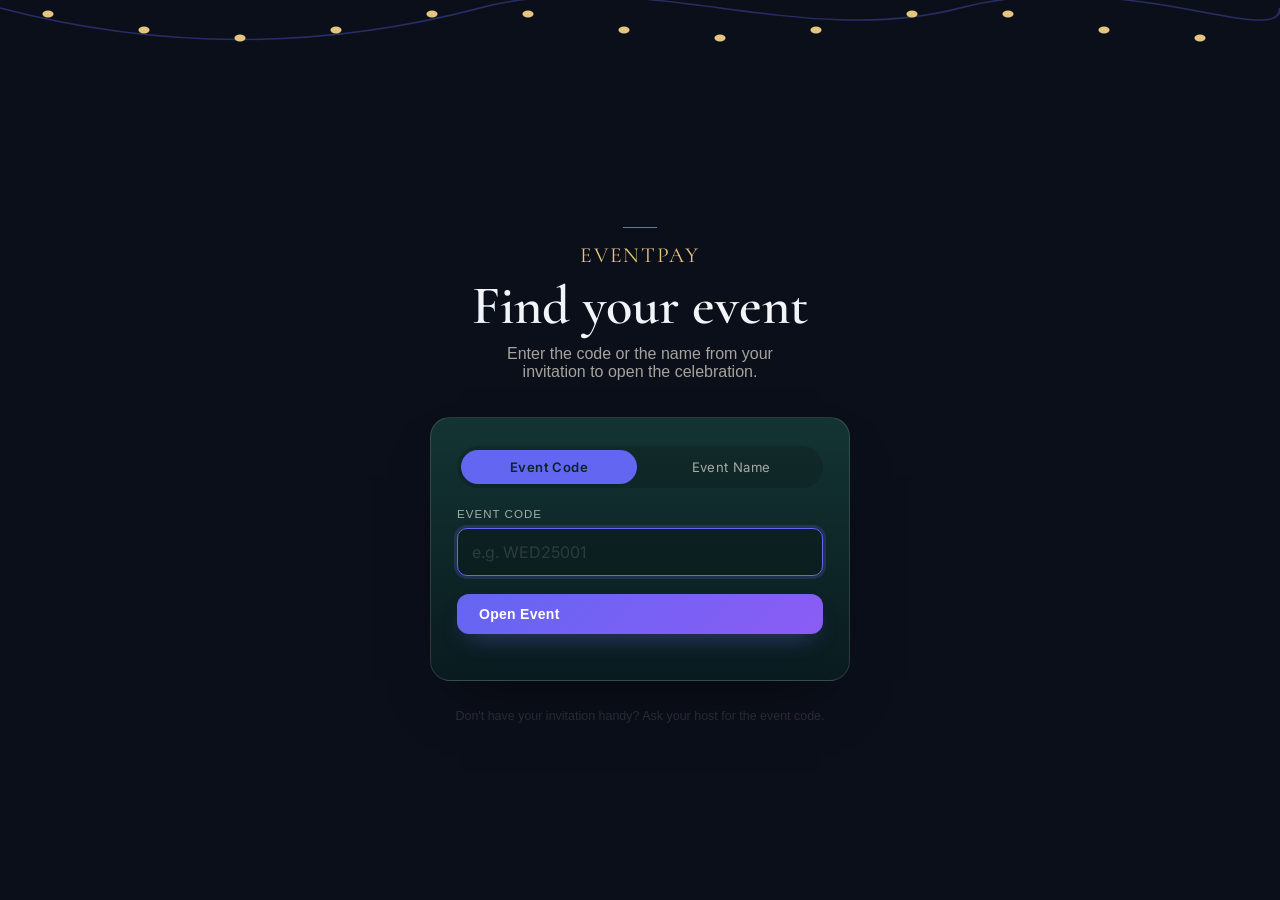
<file: index.html>
<!DOCTYPE html>
<html lang="en">
<head>
<meta charset="UTF-8">
<meta name="viewport" content="width=device-width, initial-scale=1.0">
<title>EventPay — Find your event</title>
<link rel="preconnect" href="https://fonts.googleapis.com">
<link href="https://fonts.googleapis.com/css2?family=Cormorant+Garamond:wght@500;600&family=Inter:wght@400;500;600&display=swap" rel="stylesheet">
<link rel="stylesheet" href="style.css">
</head>
<body>

  <div class="lights" aria-hidden="true">
    <svg viewBox="0 0 800 64" preserveAspectRatio="none">
      <path d="M0,8 C 100,50 200,50 300,8 S 500,50 600,8 S 800,50 800,8"
            fill="none" stroke="#cda355" stroke-opacity="0.35" stroke-width="1.5"/>
      <g fill="#e6c580">
        <circle class="bulb" cx="30"  cy="14" r="3.5"/>
        <circle class="bulb" cx="90"  cy="30" r="3.5"/>
        <circle class="bulb" cx="150" cy="38" r="3.5"/>
        <circle class="bulb" cx="210" cy="30" r="3.5"/>
        <circle class="bulb" cx="270" cy="14" r="3.5"/>
        <circle class="bulb" cx="330" cy="14" r="3.5"/>
        <circle class="bulb" cx="390" cy="30" r="3.5"/>
        <circle class="bulb" cx="450" cy="38" r="3.5"/>
        <circle class="bulb" cx="510" cy="30" r="3.5"/>
        <circle class="bulb" cx="570" cy="14" r="3.5"/>
        <circle class="bulb" cx="630" cy="14" r="3.5"/>
        <circle class="bulb" cx="690" cy="30" r="3.5"/>
        <circle class="bulb" cx="750" cy="38" r="3.5"/>
      </g>
    </svg>
  </div>

  <main class="page">
    <p class="brand">EventPay</p>
    <h1 class="hero-title">Find your event</h1>
    <p class="hero-sub">Enter the code or the name from your invitation to open the celebration.</p>

    <section class="card">
      <div class="tabs" role="tablist">
        <button type="button" id="tabCode" class="tab" role="tab">Event Code</button>
        <button type="button" id="tabName" class="tab" role="tab">Event Name</button>
      </div>

      <form id="searchForm" novalidate>
        <div class="field">
          <label for="searchInput" id="searchLabel">Wedding code</label>
          <input type="text" id="searchInput" autocomplete="off" required>
        </div>
        <button type="submit" id="openEventBtn" class="btn-primary">Open Event</button>
      </form>

      <ul id="resultsList" class="results" hidden></ul>
    </section>

    <p class="footnote">Don't have your invitation handy? Ask your host for the event code.</p>
  </main>

  <div id="toastContainer" aria-live="polite"></div>

  <script src="js/config.js"></script>
  <script src="js/api.js"></script>
  <script src="js/app.js"></script>
  <script src="js/event.js"></script>
</body>
</html>
</file>
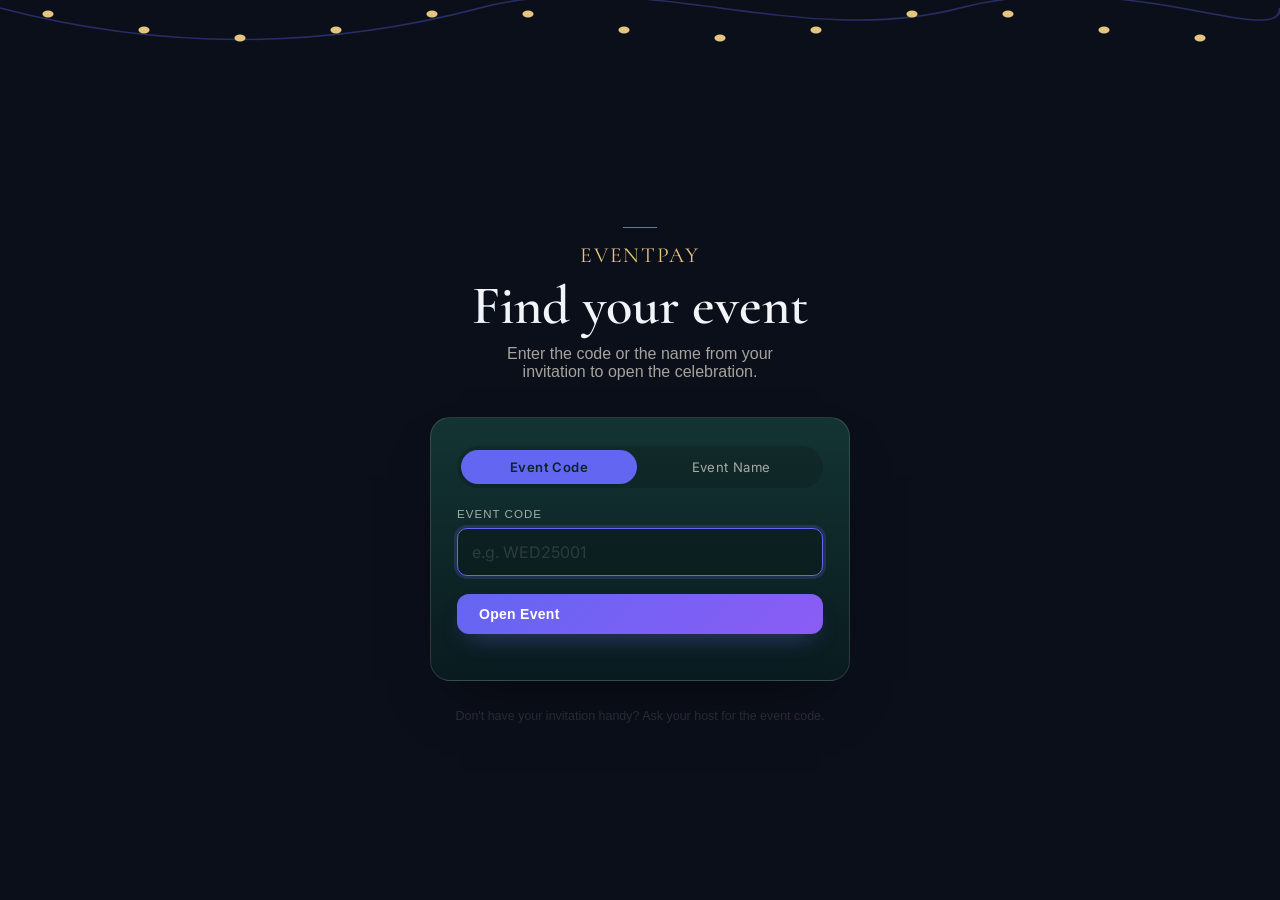
<file: admin-login.html>
<!DOCTYPE html>
<html lang="en">
<head>
<meta charset="UTF-8">
<meta name="viewport" content="width=device-width, initial-scale=1.0">
<title>Admin Login · EventPay</title>
<link rel="preconnect" href="https://fonts.googleapis.com">
<link href="https://fonts.googleapis.com/css2?family=Cormorant+Garamond:wght@500;600&family=Inter:wght@400;500;600&display=swap" rel="stylesheet">
<link rel="stylesheet" href="style.css">
</head>
<body>

  <div class="lights" aria-hidden="true">
    <svg viewBox="0 0 800 64" preserveAspectRatio="none">
      <path d="M0,8 C 100,50 200,50 300,8 S 500,50 600,8 S 800,50 800,8"
            fill="none" stroke="#cda355" stroke-opacity="0.35" stroke-width="1.5"/>
      <g fill="#e6c580">
        <circle class="bulb" cx="30"  cy="14" r="3.5"/>
        <circle class="bulb" cx="90"  cy="30" r="3.5"/>
        <circle class="bulb" cx="150" cy="38" r="3.5"/>
        <circle class="bulb" cx="210" cy="30" r="3.5"/>
        <circle class="bulb" cx="270" cy="14" r="3.5"/>
        <circle class="bulb" cx="330" cy="14" r="3.5"/>
        <circle class="bulb" cx="390" cy="30" r="3.5"/>
        <circle class="bulb" cx="450" cy="38" r="3.5"/>
        <circle class="bulb" cx="510" cy="30" r="3.5"/>
        <circle class="bulb" cx="570" cy="14" r="3.5"/>
        <circle class="bulb" cx="630" cy="14" r="3.5"/>
        <circle class="bulb" cx="690" cy="30" r="3.5"/>
        <circle class="bulb" cx="750" cy="38" r="3.5"/>
      </g>
    </svg>
  </div>

  <main class="page">
    <p class="brand">EventPay</p>
    <h1 class="hero-title">Admin login</h1>
    <p class="hero-sub" id="loginEventName">&nbsp;</p>

    <section class="card">
      <form id="adminLoginForm" novalidate>
        <div class="field">
          <label for="adminUsername">Username</label>
          <input type="text" id="adminUsername" autocomplete="username" required>
        </div>
        <div class="field">
          <label for="adminPassword">Password</label>
          <input type="password" id="adminPassword" autocomplete="current-password" required>
        </div>
        <div class="field" style="display:flex; align-items:center; gap:8px; margin-bottom:22px;">
          <input type="checkbox" id="rememberMe" style="width:auto;">
          <label for="rememberMe" style="margin:0; text-transform:none; letter-spacing:0; font-size:0.86rem; color:var(--ink-dim);">Remember my username on this device</label>
        </div>
        <button type="submit" id="adminLoginBtn" class="btn-primary">Log in</button>
      </form>
    </section>

    <p class="footnote">Forgotten your password? Ask your event organizer to reset it from the Admins tab.</p>
    <p class="footnote" id="backToEventLink"></p>
  </main>

  <div id="toastContainer" aria-live="polite"></div>

  <script src="js/config.js"></script>
  <script src="js/api.js"></script>
  <script src="js/app.js"></script>
  <script src="js/admin-login.js"></script>
</body>
</html>
</file>
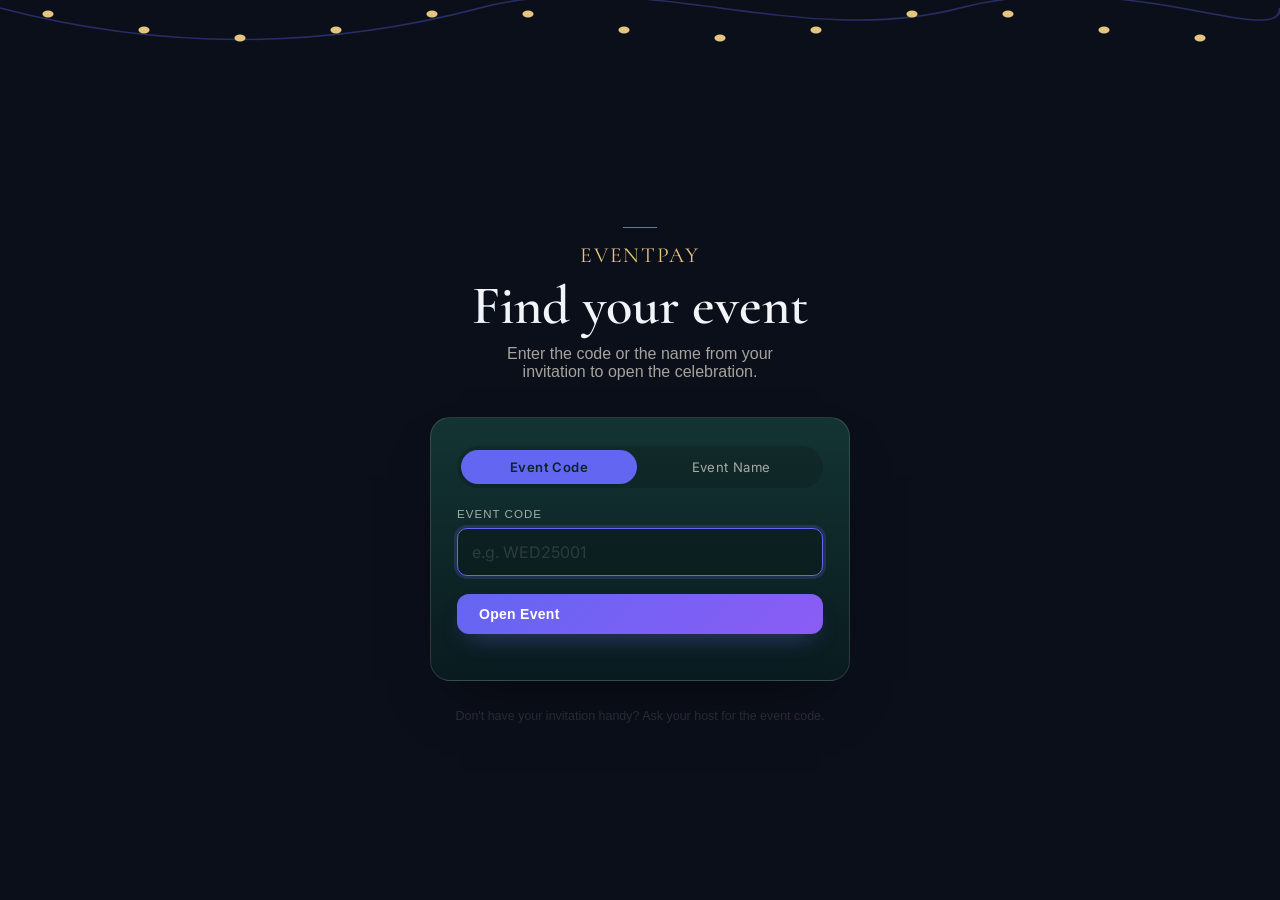
<file: admin.html>
<!DOCTYPE html>
<html lang="en">
<head>
<meta charset="UTF-8">
<meta name="viewport" content="width=device-width, initial-scale=1.0">
<meta name="description" content="Admin dashboard for event management.">
<title>Admin · EventPay</title>
<link rel="manifest" href="manifest.json">
<link rel="preconnect" href="https://fonts.googleapis.com">
<link href="https://fonts.googleapis.com/css2?family=Cormorant+Garamond:wght@500;600&family=Inter:wght@400;500;600&display=swap" rel="stylesheet">
<link rel="stylesheet" href="style.css">
<style>
  .admin-page { padding: 20px 16px; max-width: 900px; margin: 0 auto; }
  .admin-header { display: flex; justify-content: space-between; align-items: center; flex-wrap: wrap; gap: 12px; margin-bottom: 20px; }
  .admin-header__info { display: flex; flex-direction: column; gap: 4px; }
  #adminWelcome { font-weight: 600; }
  #sessionClock { font-size: 12px; color: var(--text-muted, #888); }
  .admin-tabs { display: flex; gap: 6px; flex-wrap: wrap; border-bottom: 1px solid var(--border, #333); padding-bottom: 12px; margin-bottom: 20px; }
  .admin-tab { padding: 8px 16px; border-radius: 8px; border: 1px solid transparent; background: transparent; cursor: pointer; font-size: 13px; font-weight: 500; color: var(--text-muted, #999); transition: all 0.2s; }
  .admin-tab:hover { background: rgba(255,255,255,0.06); color: var(--text, #fff); }
  .admin-tab.is-active { background: var(--primary, #cda355); color: #fff; border-color: var(--primary, #cda355); }
  .admin-panel { display: none; }
  .admin-panel:not([hidden]) { display: block; }
  .stats-grid { display: grid; grid-template-columns: repeat(auto-fit, minmax(140px, 1fr)); gap: 12px; margin-bottom: 20px; }
  .stat-card { background: var(--surface, #1a1a2e); border: 1px solid var(--border, #333); border-radius: 12px; padding: 16px; text-align: center; }
  .stat-card__value { font-size: 22px; font-weight: 700; color: var(--primary, #cda355); }
  .stat-card__label { font-size: 11px; color: var(--text-muted, #888); margin-top: 4px; text-transform: uppercase; letter-spacing: 0.5px; }
  .admin-row { display: flex; align-items: flex-start; gap: 12px; padding: 14px; border: 1px solid var(--border, #333); border-radius: 10px; margin-bottom: 10px; flex-wrap: wrap; }
  .admin-row__main { flex: 1; min-width: 200px; }
  .admin-row__actions { display: flex; gap: 8px; flex-wrap: wrap; align-items: center; }
  .admin-table { width: 100%; border-collapse: collapse; font-size: 13px; }
  .admin-table th, .admin-table td { padding: 10px 12px; border-bottom: 1px solid var(--border, #333); text-align: left; }
  .admin-table th { font-weight: 600; color: var(--text-muted, #888); font-size: 11px; text-transform: uppercase; }
  .reply-input, .status-select { padding: 8px; border-radius: 8px; border: 1px solid var(--border, #333); background: var(--input-bg, #111); color: var(--text, #fff); font-size: 13px; }
  .gallery-grid { display: grid; grid-template-columns: repeat(auto-fill, minmax(180px, 1fr)); gap: 12px; }
  .gallery-tile { border: 1px solid var(--border, #333); border-radius: 10px; overflow: hidden; }
  .gallery-tile img { width: 100%; aspect-ratio: 1; object-fit: cover; }
  .status-badge { display: inline-block; padding: 2px 8px; border-radius: 20px; font-size: 11px; font-weight: 600; background: rgba(205,163,85,0.15); color: var(--primary, #cda355); }
  .status-badge--open { background: rgba(239,68,68,0.15); color: #f87171; }
  .status-badge--in-progress { background: rgba(245,158,11,0.15); color: #fbbf24; }
  .status-badge--resolved { background: rgba(16,185,129,0.15); color: #34d399; }
  .theme-swatch-grid { display: grid; grid-template-columns: repeat(auto-fill, minmax(120px, 1fr)); gap: 10px; }
  .theme-swatch { border: 2px solid var(--border, #333); border-radius: 10px; padding: 8px; cursor: pointer; background: var(--surface, #1a1a2e); text-align: center; transition: all 0.2s; }
  .theme-swatch.is-selected { border-color: var(--primary, #cda355); }
  .theme-swatch__preview { height: 40px; border-radius: 6px; margin-bottom: 6px; }
  .theme-swatch__name { font-size: 11px; font-weight: 600; }
  .settings-section { margin-bottom: 24px; }
  .skeleton { color: var(--text-muted, #888); padding: 20px 0; }
  .btn-primary { padding: 10px 20px; background: var(--primary, #cda355); color: #fff; border: none; border-radius: 8px; cursor: pointer; font-weight: 600; transition: opacity 0.2s; }
  .btn-primary:disabled { opacity: 0.5; cursor: not-allowed; }
  .btn-secondary { padding: 8px 14px; background: transparent; color: var(--text, #fff); border: 1px solid var(--border, #333); border-radius: 8px; cursor: pointer; font-size: 13px; font-weight: 500; transition: all 0.2s; }
  .btn-secondary:hover { background: rgba(255,255,255,0.06); }
  .field { margin-bottom: 14px; }
  .field label { display: block; font-size: 11px; font-weight: 600; color: var(--text-muted, #888); text-transform: uppercase; letter-spacing: 0.5px; margin-bottom: 6px; }
  .field input { width: 100%; padding: 10px 12px; background: var(--input-bg, #111); border: 1px solid var(--border, #333); border-radius: 8px; color: var(--text, #fff); font-size: 14px; box-sizing: border-box; }
  .feature-grid { display: grid; grid-template-columns: repeat(auto-fill, minmax(160px, 1fr)); gap: 12px; }
  .feature-card { background: var(--surface, #1a1a2e); border: 1px solid var(--border, #333); border-radius: 12px; padding: 16px; }
  .feature-card__label { display: block; font-weight: 600; margin-bottom: 4px; }
  .feature-card__desc { font-size: 18px; font-weight: 700; color: var(--primary, #cda355); }
  .contribute-card__label { font-size: 11px; font-weight: 700; text-transform: uppercase; letter-spacing: 0.5px; color: var(--text-muted, #888); margin-bottom: 12px; }
</style>
</head>
<body>

  <div class="lights" aria-hidden="true">
    <svg viewBox="0 0 800 64" preserveAspectRatio="none">
      <path d="M0,8 C 100,50 200,50 300,8 S 500,50 600,8 S 800,50 800,8"
            fill="none" stroke="#cda355" stroke-opacity="0.35" stroke-width="1.5"/>
      <g fill="#e6c580">
        <circle class="bulb" cx="30"  cy="14" r="3.5"/>
        <circle class="bulb" cx="90"  cy="30" r="3.5"/>
        <circle class="bulb" cx="150" cy="38" r="3.5"/>
        <circle class="bulb" cx="210" cy="30" r="3.5"/>
        <circle class="bulb" cx="270" cy="14" r="3.5"/>
        <circle class="bulb" cx="330" cy="14" r="3.5"/>
        <circle class="bulb" cx="390" cy="30" r="3.5"/>
        <circle class="bulb" cx="450" cy="38" r="3.5"/>
        <circle class="bulb" cx="510" cy="30" r="3.5"/>
        <circle class="bulb" cx="570" cy="14" r="3.5"/>
        <circle class="bulb" cx="630" cy="14" r="3.5"/>
        <circle class="bulb" cx="690" cy="30" r="3.5"/>
        <circle class="bulb" cx="750" cy="38" r="3.5"/>
      </g>
    </svg>
  </div>

  <header class="topnav">
    <a class="topnav__brand" href="index.html">EventPay</a>
    <nav id="topnavLinks" class="topnav__links"></nav>
  </header>

  <main class="admin-page">
    <div class="admin-header">
      <div class="admin-header__info">
        <span id="adminWelcome">Loading…</span>
        <span id="sessionClock"></span>
      </div>
      <button type="button" id="adminLogoutBtn" class="btn-secondary">Log out</button>
    </div>

    <div class="admin-tabs" role="tablist">
      <button type="button" class="admin-tab" data-tab="dashboard" role="tab">Dashboard</button>
      <button type="button" class="admin-tab" data-tab="payments" role="tab">Payments</button>
      <button type="button" class="admin-tab" data-tab="complaints" role="tab">Complaints</button>
      <button type="button" class="admin-tab" data-tab="gallery" role="tab">Gallery</button>
      <button type="button" class="admin-tab" data-tab="villages" role="tab">Villages</button>
      <button type="button" class="admin-tab" data-tab="analytics" role="tab">Analytics</button>
      <button type="button" class="admin-tab" data-tab="settings" role="tab">Settings</button>
      <button type="button" class="admin-tab" data-tab="admins" role="tab">Admins</button>
      <button type="button" class="admin-tab" data-tab="audit" role="tab">Audit Log</button>
    </div>

    <div id="panel-dashboard" class="admin-panel"></div>
    <div id="panel-payments" class="admin-panel" hidden></div>
    <div id="panel-complaints" class="admin-panel" hidden></div>
    <div id="panel-gallery" class="admin-panel" hidden></div>
    <div id="panel-villages" class="admin-panel" hidden></div>
    <div id="panel-analytics" class="admin-panel" hidden></div>
    <div id="panel-settings" class="admin-panel" hidden></div>
    <div id="panel-admins" class="admin-panel" hidden></div>
    <div id="panel-audit" class="admin-panel" hidden></div>
  </main>

  <div id="toastContainer" aria-live="polite"></div>

  <script src="js/config.js"></script>
  <script src="js/api.js"></script>
  <script src="js/app.js"></script>
  <script src="js/admin.js"></script>
</body>
</html>
</file>
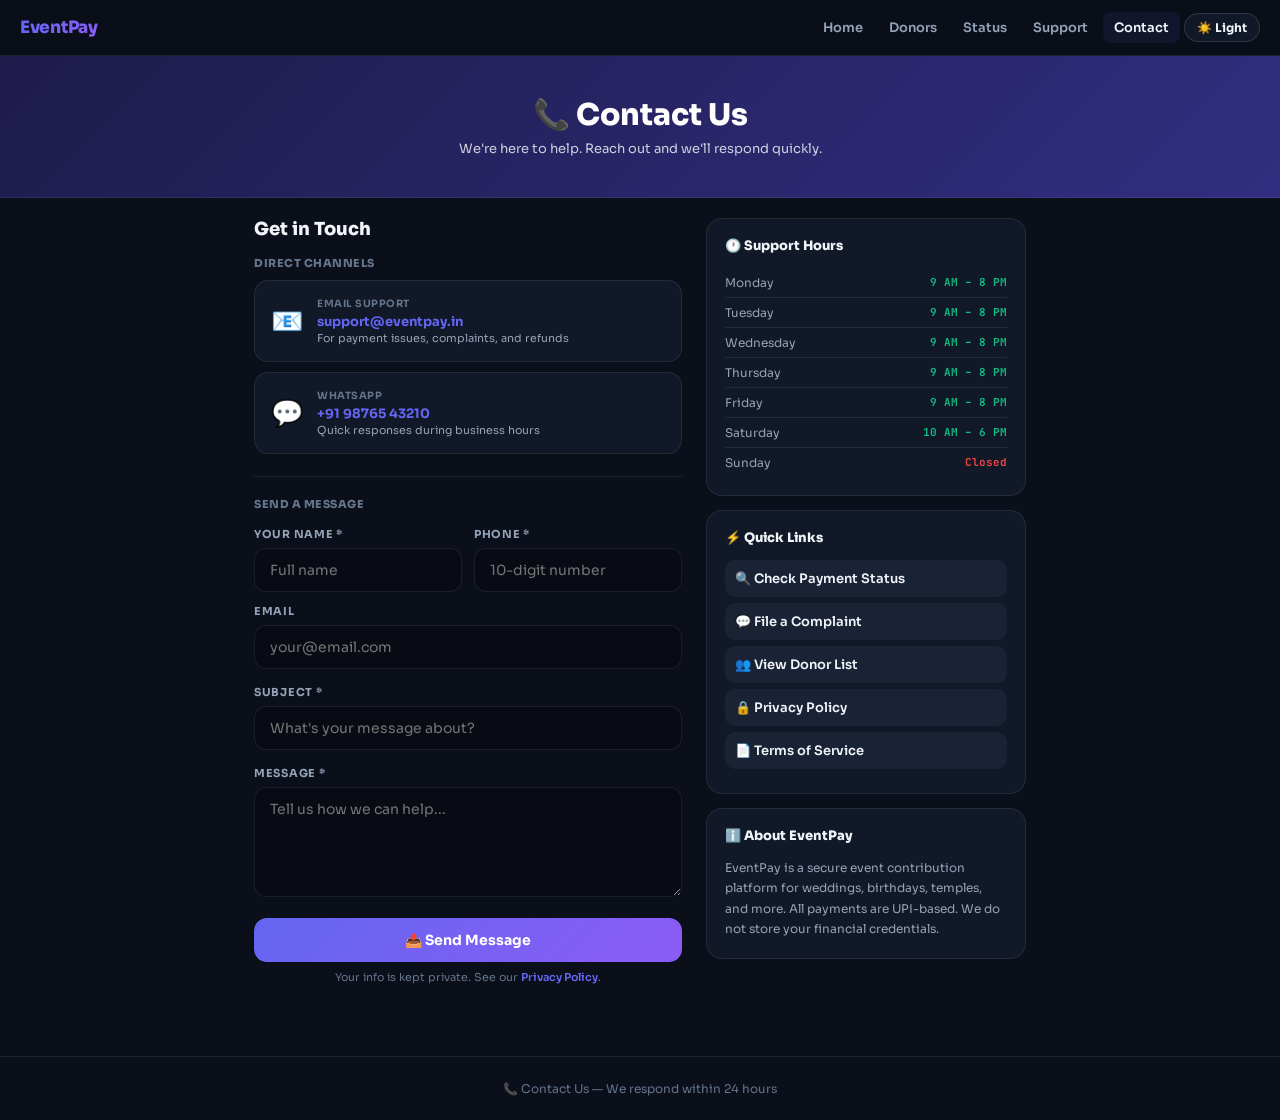
<file: contact.html>
<!DOCTYPE html>
<html lang="en">
<head>
<meta charset="UTF-8">
<script>(function(){ const t=localStorage.getItem('theme')||'dark'; document.documentElement.setAttribute('data-theme',t); })();</script>
<link rel="manifest" href="manifest.json">
<meta name="theme-color" content="#6366f1">
<meta name="viewport" content="width=device-width, initial-scale=1.0">
<title>Contact — EventPay</title>
<link href="https://fonts.googleapis.com/css2?family=Sora:wght@300;400;600;700;800&family=JetBrains+Mono:wght@400;600&display=swap" rel="stylesheet">
<link rel="stylesheet" href="style.css">
<style>
.page-hero { background:linear-gradient(135deg,#1e1b4b,#312e81); padding:40px 20px; text-align:center; border-bottom:1px solid var(--border); }
[data-theme="light"] .page-hero { background:linear-gradient(135deg,#4f46e5,#7c3aed); }
.page-hero h1 { font-size:clamp(20px,4vw,30px); font-weight:800; color:#fff; margin-bottom:6px; }
.page-hero p  { color:rgba(255,255,255,0.78); font-size:13px; }

.contact-layout { display:grid; grid-template-columns:1fr 320px; gap:24px; max-width:900px; margin:0 auto; }
@media(max-width:720px){ .contact-layout{grid-template-columns:1fr;} }

.contact-method { display:flex; align-items:center; gap:14px; padding:16px; background:var(--surface); border:1px solid var(--border); border-radius:14px; margin-bottom:10px; transition:border-color 0.2s; }
.contact-method:hover { border-color:var(--accent); }
.contact-method a { color:var(--accent); text-decoration:none; font-weight:700; font-size:13px; }
.c-icon { font-size:26px; flex-shrink:0; }
.c-label { font-size:10px; font-weight:700; text-transform:uppercase; letter-spacing:0.5px; color:var(--text-dim); margin-bottom:3px; }
.c-value { font-size:13px; font-weight:600; color:var(--text); }
.c-hint { font-size:11px; color:var(--text-muted); margin-top:1px; }

.sidebar-box { background:var(--surface); border:1px solid var(--border); border-radius:16px; padding:18px; margin-bottom:14px; }
.sidebar-box h3 { font-size:13px; font-weight:800; margin-bottom:14px; }
.hours-row { display:flex; justify-content:space-between; padding:7px 0; border-bottom:1px solid var(--border); font-size:12px; }
.hours-row:last-child { border-bottom:none; }
.time-open   { color:var(--success); font-weight:700; font-family:'JetBrains Mono',monospace; font-size:11px; }
.time-closed { color:var(--danger); font-weight:700; font-family:'JetBrains Mono',monospace; font-size:11px; }

.submit-btn { width:100%; padding:13px; background:linear-gradient(135deg,var(--accent),var(--accent2)); color:white; border:none; border-radius:13px; font-family:'Sora',sans-serif; font-size:14px; font-weight:700; cursor:pointer; transition:all 0.3s; }
.submit-btn:hover:not(:disabled) { transform:translateY(-2px); box-shadow:0 8px 24px var(--accent-glow); }
.submit-btn:disabled { opacity:0.5; cursor:not-allowed; }

.success-box { background:rgba(16,185,129,0.1); border:1px solid rgba(16,185,129,0.25); border-radius:12px; padding:20px; text-align:center; display:none; }
.success-box.show { display:block; animation:fadeIn 0.3s ease; }

.quick-link { display:flex; align-items:center; gap:10px; padding:10px; background:var(--surface2); border-radius:10px; text-decoration:none; color:var(--text); font-size:13px; font-weight:600; transition:all 0.2s; margin-bottom:6px; }
.quick-link:hover { background:rgba(99,102,241,0.08); color:var(--accent); }
</style>
</head>
<body>

<nav class="navbar">
  <div class="nav-logo" id="navEventName">EventPay</div>
  <div class="nav-links">
    <a href="index.html" class="nav-link">Home</a>
    <a href="donors.html" class="nav-link">Donors</a>
    <a href="status.html" class="nav-link">Status</a>
    <a href="complaint.html" class="nav-link">Support</a>
    <a href="contact.html" class="nav-link active">Contact</a>
    <button class="theme-toggle-btn" id="themeToggle" onclick="toggleTheme()">☀️ Light</button>
  </div>
  <button class="hamburger" onclick="toggleNav()">☰</button>
</nav>
<div class="nav-mobile" id="navMobile">
  <a href="index.html">🏠 Home</a>
  <a href="donors.html">👥 Donors</a>
  <a href="status.html">🔍 Status</a>
  <a href="complaint.html">📋 Support</a>
  <a href="contact.html">📞 Contact</a>
  <a href="privacy.html">🛡️ Privacy</a>
  <a href="terms.html">📜 Terms</a>
</div>

<div class="page-hero">
  <h1>📞 Contact Us</h1>
  <p>We're here to help. Reach out and we'll respond quickly.</p>
</div>

<div class="page-content">
<div class="contact-layout">

  <!-- LEFT -->
  <div>
    <h2 style="font-size:18px;font-weight:800;margin-bottom:16px">Get in Touch</h2>

    <!-- DIRECT CHANNELS -->
    <div style="margin-bottom:22px">
      <div style="font-size:11px;font-weight:800;text-transform:uppercase;letter-spacing:0.5px;color:var(--text-dim);margin-bottom:10px">Direct Channels</div>
      <div class="contact-method">
        <div class="c-icon">📧</div>
        <div><div class="c-label">Email Support</div><div class="c-value"><a href="mailto:support@eventpay.in">support@eventpay.in</a></div><div class="c-hint">For payment issues, complaints, and refunds</div></div>
      </div>
      <div class="contact-method">
        <div class="c-icon">💬</div>
        <div><div class="c-label">WhatsApp</div><div class="c-value"><a href="https://wa.me/919876543210" target="_blank" rel="noopener">+91 98765 43210</a></div><div class="c-hint">Quick responses during business hours</div></div>
      </div>
    </div>

    <div style="border-top:1px solid var(--border);padding-top:20px;margin-bottom:16px">
      <div style="font-size:11px;font-weight:800;text-transform:uppercase;letter-spacing:0.5px;color:var(--text-dim);margin-bottom:14px">Send a Message</div>
    </div>

    <!-- SUCCESS -->
    <div id="contactSuccess" class="success-box">
      <div style="font-size:32px;margin-bottom:10px">✅</div>
      <h3 style="font-size:17px;font-weight:800;margin-bottom:6px">Message Sent!</h3>
      <p style="font-size:13px;color:var(--text-muted)">We'll get back to you within 24 hours.</p>
    </div>

    <!-- FORM -->
    <div id="contactForm">
      <div style="display:grid;grid-template-columns:1fr 1fr;gap:12px;margin-bottom:12px">
        <div class="form-group" style="margin:0">
          <label class="form-label">Your Name *</label>
          <input class="form-input" id="ctName" placeholder="Full name" autocomplete="name">
          <div class="field-error" id="ctNameErr">Name is required</div>
        </div>
        <div class="form-group" style="margin:0">
          <label class="form-label">Phone *</label>
          <input class="form-input" id="ctPhone" type="tel" placeholder="10-digit number" maxlength="10">
          <div class="field-error" id="ctPhoneErr">Valid phone required</div>
        </div>
      </div>
      <div class="form-group">
        <label class="form-label">Email</label>
        <input class="form-input" id="ctEmail" type="email" placeholder="your@email.com" autocomplete="email">
      </div>
      <div class="form-group">
        <label class="form-label">Subject *</label>
        <input class="form-input" id="ctSubject" placeholder="What's your message about?" maxlength="100">
        <div class="field-error" id="ctSubjectErr">Subject is required</div>
      </div>
      <div class="form-group">
        <label class="form-label">Message *</label>
        <textarea class="form-input" id="ctMessage" style="min-height:110px;resize:vertical" maxlength="1000" placeholder="Tell us how we can help..."></textarea>
        <div class="field-error" id="ctMessageErr">Message is required</div>
      </div>
      <button class="submit-btn" id="ctSubmit" onclick="submitContact()">📤 Send Message</button>
      <p style="font-size:11px;color:var(--text-dim);text-align:center;margin-top:8px">Your info is kept private. See our <a href="privacy.html" class="text-link">Privacy Policy</a>.</p>
    </div>
  </div>

  <!-- RIGHT: SIDEBAR -->
  <div>
    <div class="sidebar-box">
      <h3>🕐 Support Hours</h3>
      <div class="hours-row"><span style="font-size:12px;color:var(--text-muted)">Monday</span><span class="time-open">9 AM – 8 PM</span></div>
      <div class="hours-row"><span style="font-size:12px;color:var(--text-muted)">Tuesday</span><span class="time-open">9 AM – 8 PM</span></div>
      <div class="hours-row"><span style="font-size:12px;color:var(--text-muted)">Wednesday</span><span class="time-open">9 AM – 8 PM</span></div>
      <div class="hours-row"><span style="font-size:12px;color:var(--text-muted)">Thursday</span><span class="time-open">9 AM – 8 PM</span></div>
      <div class="hours-row"><span style="font-size:12px;color:var(--text-muted)">Friday</span><span class="time-open">9 AM – 8 PM</span></div>
      <div class="hours-row"><span style="font-size:12px;color:var(--text-muted)">Saturday</span><span class="time-open">10 AM – 6 PM</span></div>
      <div class="hours-row"><span style="font-size:12px;color:var(--text-muted)">Sunday</span><span class="time-closed">Closed</span></div>
    </div>

    <div class="sidebar-box">
      <h3>⚡ Quick Links</h3>
      <a class="quick-link" href="status.html">🔍 Check Payment Status</a>
      <a class="quick-link" href="complaint.html">💬 File a Complaint</a>
      <a class="quick-link" href="donors.html">👥 View Donor List</a>
      <a class="quick-link" href="privacy.html">🔒 Privacy Policy</a>
      <a class="quick-link" href="terms.html">📄 Terms of Service</a>
    </div>

    <div class="sidebar-box">
      <h3>ℹ️ About EventPay</h3>
      <p style="font-size:12px;color:var(--text-muted);line-height:1.7">EventPay is a secure event contribution platform for weddings, birthdays, temples, and more. All payments are UPI-based. We do not store your financial credentials.</p>
    </div>
  </div>
</div>
</div>

<footer class="footer"><p>📞 Contact Us — We respond within 24 hours</p></footer>
<div class="toast-container" id="toastContainer"></div>

<script src="config.js"></script>
<script>
fetch(APP_CONFIG.SCRIPT_URL+"?action=getSettings").then(r=>r.json()).then(s=>{
  const n=s.EventName||APP_CONFIG.EVENT_NAME||"EventPay";
  document.getElementById("navEventName").textContent=n;
  document.title="Contact — "+n;
}).catch(()=>{});

async function submitContact(){
  let ok=true;
  const name=document.getElementById("ctName").value.trim();
  const phone=document.getElementById("ctPhone").value.trim();
  const subject=document.getElementById("ctSubject").value.trim();
  const message=document.getElementById("ctMessage").value.trim();
  if(name.length<2){document.getElementById("ctNameErr").classList.add("show");ok=false;}else document.getElementById("ctNameErr").classList.remove("show");
  if(!/^\d{10}$/.test(phone)){document.getElementById("ctPhoneErr").classList.add("show");ok=false;}else document.getElementById("ctPhoneErr").classList.remove("show");
  if(subject.length<3){document.getElementById("ctSubjectErr").classList.add("show");ok=false;}else document.getElementById("ctSubjectErr").classList.remove("show");
  if(message.length<10){document.getElementById("ctMessageErr").classList.add("show");ok=false;}else document.getElementById("ctMessageErr").classList.remove("show");
  if(!ok){toast("Please fill all required fields","warning");return;}
  const btn=document.getElementById("ctSubmit");btn.disabled=true;btn.textContent="Sending...";
  try {
    const params=new URLSearchParams({action:"insertComplaint",name,village:"N/A",phone,
      email:document.getElementById("ctEmail").value.trim(),
      complaint:`[CONTACT] ${subject}\n\n${message}`,filename:"",filetype:"",filedata:""});
    const r=await fetch(APP_CONFIG.SCRIPT_URL,{method:"POST",body:params});
    const d=await r.json();
    if(d.result==="Inserted"){
      document.getElementById("contactForm").style.display="none";
      document.getElementById("contactSuccess").classList.add("show");
      toast("Message sent successfully!","success");
    } else {
      toast(d.error||"Failed to send. Please email us directly.","error");
      btn.disabled=false;btn.textContent="📤 Send Message";
    }
  } catch(e){
    toast("Connection error. Please email us directly.","error");
    btn.disabled=false;btn.textContent="📤 Send Message";
  }
}

function toggleNav(){document.getElementById("navMobile").classList.toggle("open");}
function toggleTheme(){const c=document.documentElement.getAttribute('data-theme')||'dark',n=c==='dark'?'light':'dark';document.documentElement.setAttribute('data-theme',n);localStorage.setItem('theme',n);document.getElementById('themeToggle').textContent=n==='dark'?'☀️ Light':'🌙 Dark';}
window.addEventListener('DOMContentLoaded',()=>{const t=document.documentElement.getAttribute('data-theme')||'dark';document.getElementById('themeToggle').textContent=t==='dark'?'☀️ Light':'🌙 Dark';});
function toast(msg,type="info"){const tc=document.getElementById("toastContainer");const t=document.createElement("div");t.className="toast "+type;t.textContent=msg;tc.appendChild(t);setTimeout(()=>{t.classList.add("fade-out");setTimeout(()=>t.remove(),300);},3500);}
</script>
<script>if("serviceWorker"in navigator)window.addEventListener("load",()=>navigator.serviceWorker.register("./sw.js").catch(()=>{}));</script>
</body>
</html>
</file>
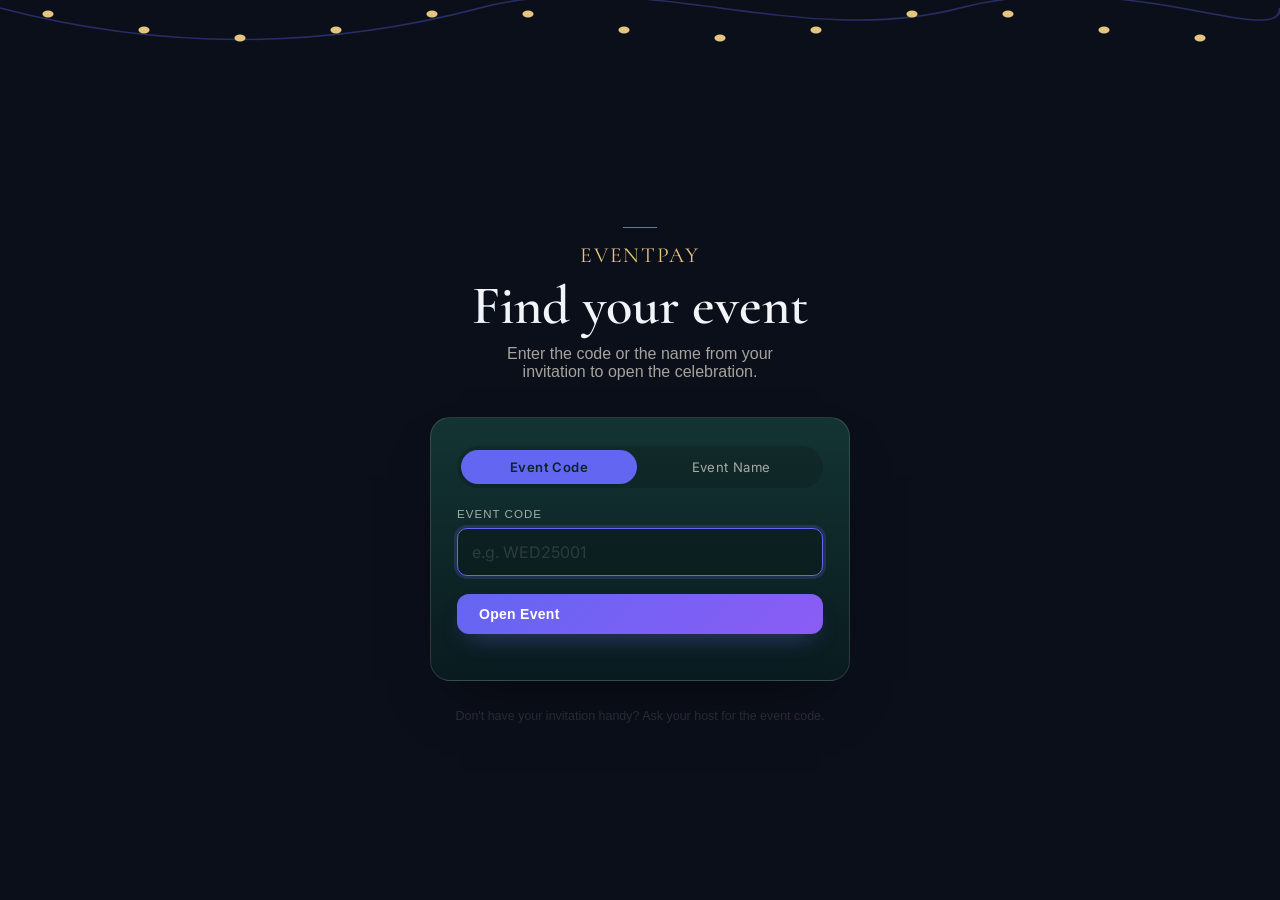
<file: home.html>
<!DOCTYPE html>
<html lang="en">
<head>
<meta charset="UTF-8">
<meta name="viewport" content="width=device-width, initial-scale=1.0">
<meta name="description" content="View your event details, donate, browse photos, and more.">
<title>EventPay</title>
<link rel="manifest" href="manifest.json">
<link rel="preconnect" href="https://fonts.googleapis.com">
<link href="https://fonts.googleapis.com/css2?family=Cormorant+Garamond:wght@500;600&family=Inter:wght@400;500;600&display=swap" rel="stylesheet">
<link rel="stylesheet" href="style.css">
</head>
<body>

  <div class="lights" aria-hidden="true">
    <svg viewBox="0 0 800 64" preserveAspectRatio="none">
      <path d="M0,8 C 100,50 200,50 300,8 S 500,50 600,8 S 800,50 800,8"
            fill="none" stroke="#cda355" stroke-opacity="0.35" stroke-width="1.5"/>
      <g fill="#e6c580">
        <circle class="bulb" cx="30"  cy="14" r="3.5"/>
        <circle class="bulb" cx="90"  cy="30" r="3.5"/>
        <circle class="bulb" cx="150" cy="38" r="3.5"/>
        <circle class="bulb" cx="210" cy="30" r="3.5"/>
        <circle class="bulb" cx="270" cy="14" r="3.5"/>
        <circle class="bulb" cx="330" cy="14" r="3.5"/>
        <circle class="bulb" cx="390" cy="30" r="3.5"/>
        <circle class="bulb" cx="450" cy="38" r="3.5"/>
        <circle class="bulb" cx="510" cy="30" r="3.5"/>
        <circle class="bulb" cx="570" cy="14" r="3.5"/>
        <circle class="bulb" cx="630" cy="14" r="3.5"/>
        <circle class="bulb" cx="690" cy="30" r="3.5"/>
        <circle class="bulb" cx="750" cy="38" r="3.5"/>
      </g>
    </svg>
  </div>

  <header class="topnav">
    <a class="topnav__brand" href="index.html">EventPay</a>
    <nav id="topnavLinks" class="topnav__links"></nav>
  </header>

  <main id="homeMain" class="page-body">
    <p class="skeleton">Loading event…</p>
  </main>

  <div id="toastContainer" aria-live="polite"></div>

  <script src="js/config.js"></script>
  <script src="js/api.js"></script>
  <script src="js/app.js"></script>
  <script src="js/home.js"></script>
</body>
</html>
</file>
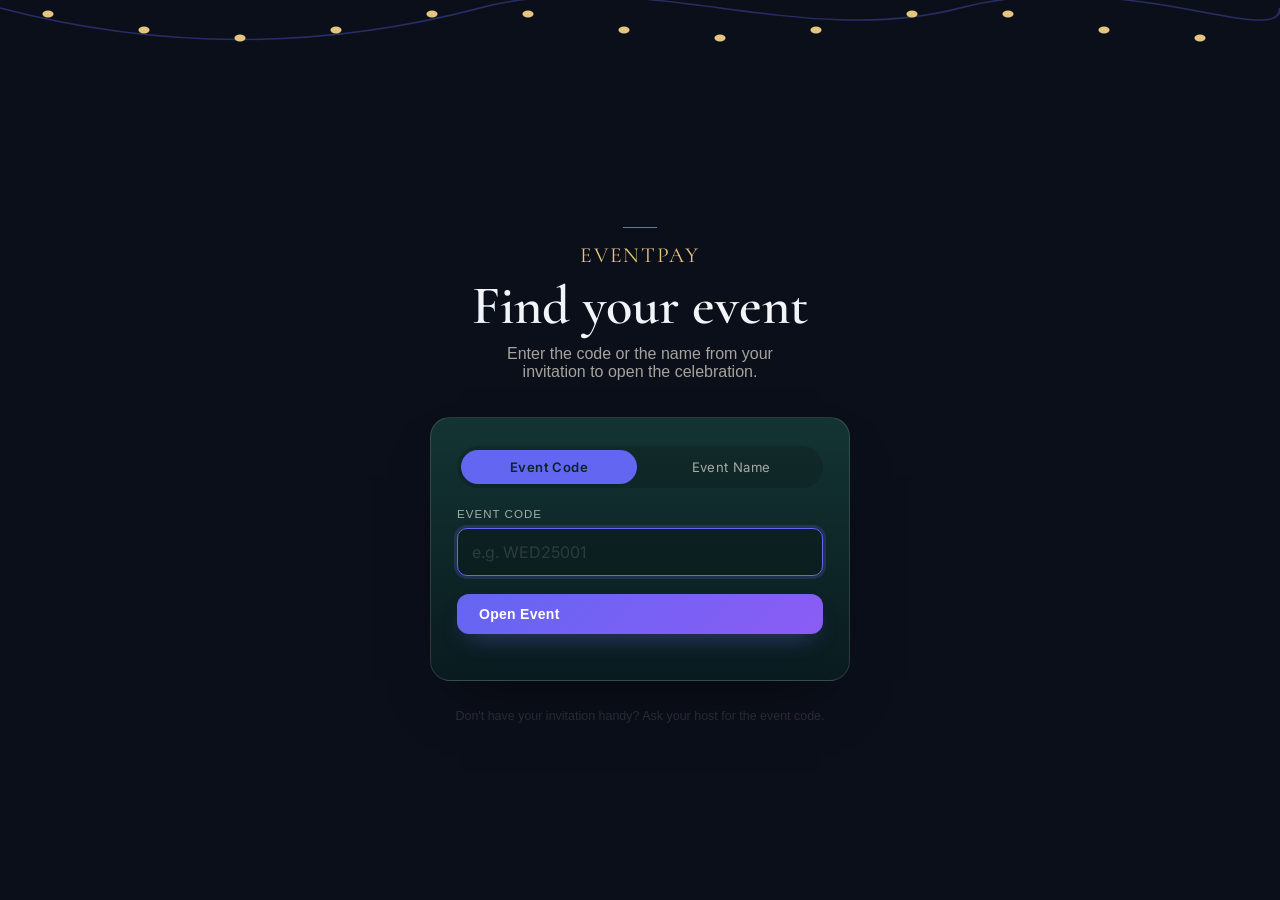
<file: invite.html>
<!DOCTYPE html>
<html lang="en">
<head>
<meta charset="UTF-8">
<meta name="viewport" content="width=device-width, initial-scale=1.0">
<title>Invitation · EventPay</title>
<link rel="preconnect" href="https://fonts.googleapis.com">
<link href="https://fonts.googleapis.com/css2?family=Cormorant+Garamond:wght@500;600&family=Inter:wght@400;500;600&display=swap" rel="stylesheet">
<link rel="stylesheet" href="style.css">
</head>
<body>

  <div class="lights" aria-hidden="true">
    <svg viewBox="0 0 800 64" preserveAspectRatio="none">
      <path d="M0,8 C 100,50 200,50 300,8 S 500,50 600,8 S 800,50 800,8"
            fill="none" stroke="#cda355" stroke-opacity="0.35" stroke-width="1.5"/>
      <g fill="#e6c580">
        <circle class="bulb" cx="30"  cy="14" r="3.5"/>
        <circle class="bulb" cx="90"  cy="30" r="3.5"/>
        <circle class="bulb" cx="150" cy="38" r="3.5"/>
        <circle class="bulb" cx="210" cy="30" r="3.5"/>
        <circle class="bulb" cx="270" cy="14" r="3.5"/>
        <circle class="bulb" cx="330" cy="14" r="3.5"/>
        <circle class="bulb" cx="390" cy="30" r="3.5"/>
        <circle class="bulb" cx="450" cy="38" r="3.5"/>
        <circle class="bulb" cx="510" cy="30" r="3.5"/>
        <circle class="bulb" cx="570" cy="14" r="3.5"/>
        <circle class="bulb" cx="630" cy="14" r="3.5"/>
        <circle class="bulb" cx="690" cy="30" r="3.5"/>
        <circle class="bulb" cx="750" cy="38" r="3.5"/>
      </g>
    </svg>
  </div>

  <nav class="topnav">
    <span class="topnav__brand">EventPay</span>
    <div class="topnav__links" id="topnavLinks"></div>
  </nav>

  <main class="invite-page">

    <!-- Loading -->
    <p class="skeleton" id="inviteLoading">Loading invitation…</p>

    <!-- Invitation -->
    <section id="inviteContent" hidden>

      <div class="invitation-card">
        <div class="invitation-card__inner">
          <p class="invitation-card__eyebrow" id="inviteEyebrow">You're invited</p>
          <h1 class="invitation-card__names" id="inviteNames">&nbsp;</h1>
          <p class="invitation-card__meta" id="inviteParents" hidden></p>
          <p class="invitation-card__meta" id="inviteDate" hidden></p>
          <p class="invitation-card__meta" id="inviteVenue" hidden></p>
          <div class="invitation-card__actions">
            <a class="btn-secondary" id="mapBtn" href="#" target="_blank" rel="noopener" hidden>Open in Maps</a>
            <button type="button" class="btn-secondary" id="calendarBtn" hidden>Add to Calendar</button>
          </div>
        </div>
      </div>

      <!-- Venue map -->
      <section class="card invite-panel" id="mapPanel" hidden style="max-width:480px;margin:22px auto;">
        <p class="contribute-card__label">Venue</p>
        <iframe class="map-embed" id="mapEmbed" loading="lazy" referrerpolicy="no-referrer-when-downgrade"></iframe>
      </section>

      <!-- QR + share -->
      <section class="card invite-panel qr-box" style="max-width:380px;margin:22px auto;">
        <p class="contribute-card__label">Share this invitation</p>
        <img id="qrImage" alt="QR code to this event" width="180" height="180">
        <p class="footnote" style="margin-top:10px;">Scan to open this page, or share a link below</p>
        <div class="share-row">
          <button type="button" class="btn-secondary" id="shareWhatsappBtn">WhatsApp</button>
          <button type="button" class="btn-secondary" id="copyLinkBtn">Copy Link</button>
          <button type="button" class="btn-secondary" id="nativeShareBtn" hidden>Share</button>
        </div>
      </section>

    </section>
  </main>

  <div id="toastContainer" aria-live="polite"></div>

  <script src="js/config.js"></script>
  <script src="js/api.js"></script>
  <script src="js/app.js"></script>
  <script src="script.js"></script>
</body>
</html>
</file>
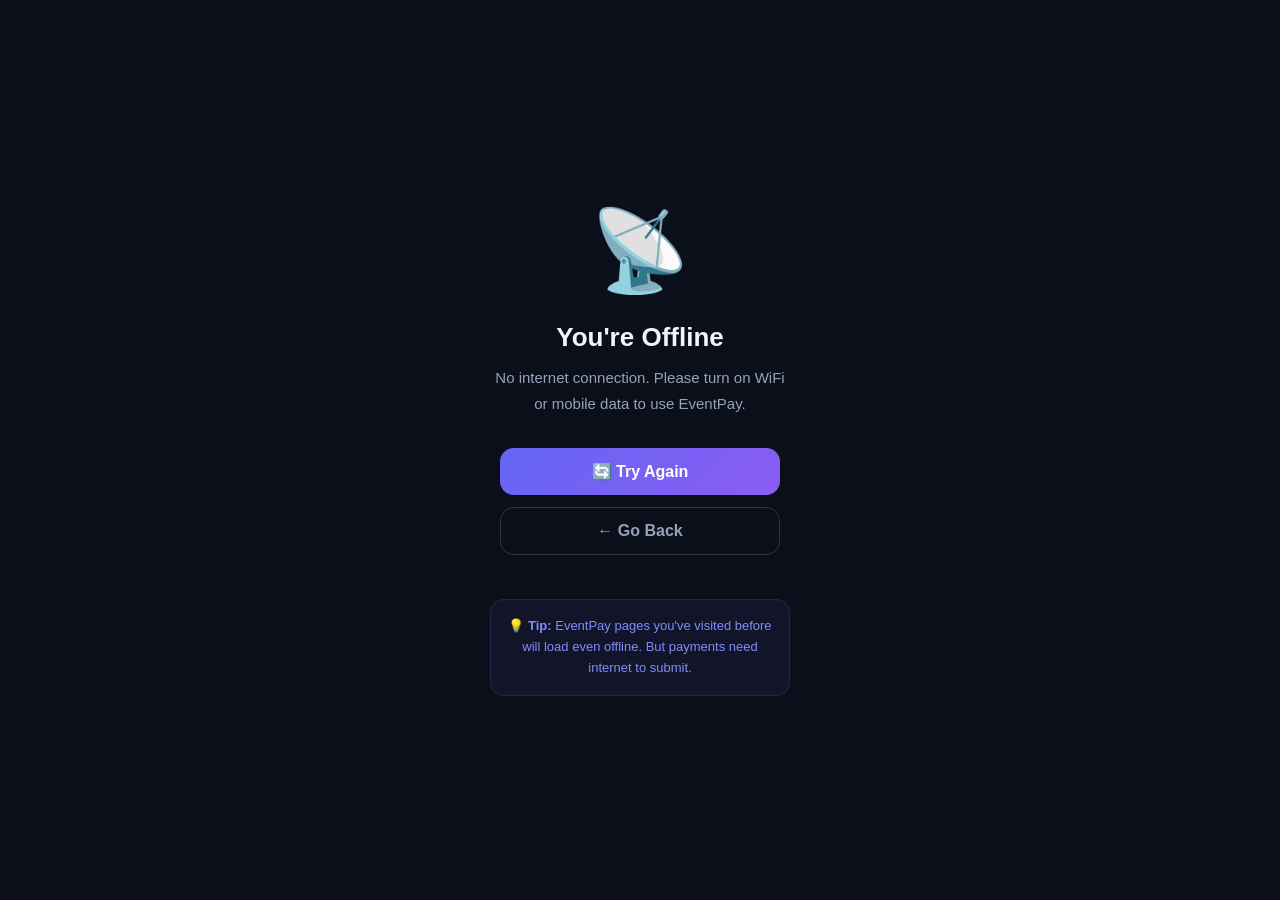
<file: offline.html>
<!DOCTYPE html>
<html lang="en">
<head>
<meta charset="UTF-8">
<link rel="manifest" href="manifest.json">
<meta name="theme-color" content="#6366f1">
<meta name="apple-mobile-web-app-capable" content="yes">
<meta name="apple-mobile-web-app-status-bar-style" content="black-translucent">
<meta name="apple-mobile-web-app-title" content="EventPay">
<link rel="apple-touch-icon" href="icons/icon-192.png">
<meta name="viewport" content="width=device-width, initial-scale=1.0">
<title>No Internet — EventPay</title>
<link rel="manifest" href="manifest.json">
<meta name="theme-color" content="#6366f1">
<style>
* { box-sizing: border-box; margin: 0; padding: 0; }
body {
  font-family: 'Segoe UI', sans-serif;
  background: #0b0f1a;
  color: #f1f5f9;
  min-height: 100vh;
  display: flex;
  flex-direction: column;
  align-items: center;
  justify-content: center;
  padding: 24px;
  text-align: center;
}
.icon { font-size: 80px; margin-bottom: 24px; animation: float 2s ease-in-out infinite; }
@keyframes float {
  0%, 100% { transform: translateY(0); }
  50% { transform: translateY(-10px); }
}
h1 { font-size: 26px; font-weight: 800; margin-bottom: 12px; }
p  { color: #94a3b8; font-size: 15px; line-height: 1.7; max-width: 300px; margin-bottom: 32px; }
.btn {
  padding: 14px 32px;
  background: linear-gradient(135deg, #6366f1, #8b5cf6);
  color: white;
  border: none;
  border-radius: 14px;
  font-size: 16px;
  font-weight: 700;
  cursor: pointer;
  margin-bottom: 12px;
  width: 100%;
  max-width: 280px;
  transition: transform 0.2s;
}
.btn:hover { transform: translateY(-2px); }
.btn-outline {
  background: transparent;
  border: 1.5px solid rgba(255,255,255,0.15);
  color: #94a3b8;
}
.tip {
  margin-top: 32px;
  padding: 16px;
  background: rgba(99,102,241,0.08);
  border: 1px solid rgba(99,102,241,0.2);
  border-radius: 14px;
  font-size: 13px;
  color: #818cf8;
  max-width: 300px;
  line-height: 1.6;
}
</style>
</head>
<body>
<div class="icon">📡</div>
<h1>You're Offline</h1>
<p>No internet connection. Please turn on WiFi or mobile data to use EventPay.</p>
<button class="btn" onclick="location.reload()">🔄 Try Again</button>
<button class="btn btn-outline" onclick="history.back()">← Go Back</button>
<div class="tip">
  💡 <strong>Tip:</strong> EventPay pages you've visited before will load even offline. But payments need internet to submit.
</div>
<script>
// Auto-reload when connection comes back
window.addEventListener("online", () => location.reload());
</script>
<script>
if ("serviceWorker" in navigator) {
  window.addEventListener("load", () => {
    navigator.serviceWorker.register("./sw.js")
      .then(r => console.log("[SW] Registered:", r.scope))
      .catch(e => console.log("[SW] Error:", e));
  });
}
</script>
</body>
</html>
</file>
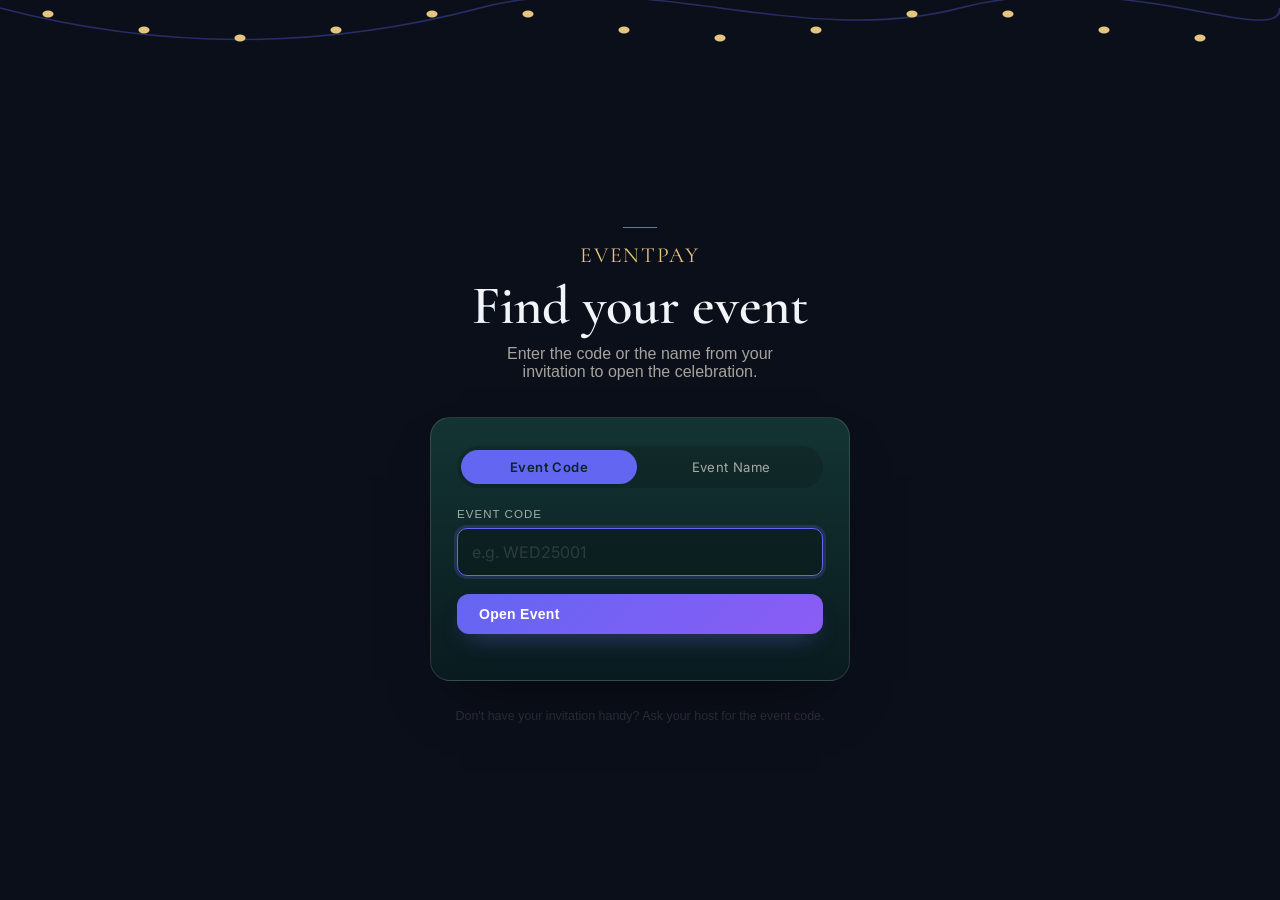
<file: status.html>
<!DOCTYPE html>
<html lang="en">
<head>
<meta charset="UTF-8">
<meta name="viewport" content="width=device-width, initial-scale=1.0">
<title>Status · EventPay</title>
<link rel="preconnect" href="https://fonts.googleapis.com">
<link href="https://fonts.googleapis.com/css2?family=Cormorant+Garamond:wght@500;600&family=Inter:wght@400;500;600&display=swap" rel="stylesheet">
<link rel="stylesheet" href="style.css">
</head>
<body>

  <div class="lights" aria-hidden="true">
    <svg viewBox="0 0 800 64" preserveAspectRatio="none">
      <path d="M0,8 C 100,50 200,50 300,8 S 500,50 600,8 S 800,50 800,8"
            fill="none" stroke="#cda355" stroke-opacity="0.35" stroke-width="1.5"/>
      <g fill="#e6c580">
        <circle class="bulb" cx="30"  cy="14" r="3.5"/>
        <circle class="bulb" cx="90"  cy="30" r="3.5"/>
        <circle class="bulb" cx="150" cy="38" r="3.5"/>
        <circle class="bulb" cx="210" cy="30" r="3.5"/>
        <circle class="bulb" cx="270" cy="14" r="3.5"/>
        <circle class="bulb" cx="330" cy="14" r="3.5"/>
        <circle class="bulb" cx="390" cy="30" r="3.5"/>
        <circle class="bulb" cx="450" cy="38" r="3.5"/>
        <circle class="bulb" cx="510" cy="30" r="3.5"/>
        <circle class="bulb" cx="570" cy="14" r="3.5"/>
        <circle class="bulb" cx="630" cy="14" r="3.5"/>
        <circle class="bulb" cx="690" cy="30" r="3.5"/>
        <circle class="bulb" cx="750" cy="38" r="3.5"/>
      </g>
    </svg>
  </div>

  <nav class="topnav">
    <span class="topnav__brand">EventPay</span>
    <div class="topnav__links" id="topnavLinks"></div>
  </nav>

  <main class="donors-page">
    <section class="event-hero event-hero--tight">
      <p class="event-hero__eyebrow">Status</p>
      <h1 class="event-hero__title">Track a request</h1>
    </section>

    <div class="tabs" role="tablist" style="max-width:480px;margin:0 auto 22px;">
      <button type="button" id="tabSubmit" class="tab" role="tab">Submit</button>
      <button type="button" id="tabCheck" class="tab" role="tab">Check status</button>
    </div>

    <!-- Submit a complaint -->
    <section class="card contribute-card" id="submitPanel" style="max-width:480px;margin:0 auto 24px;">
      <p class="contribute-card__label">Tell us what happened</p>
      <form id="submitForm" novalidate>
        <div class="field">
          <label for="cName">Your name</label>
          <input type="text" id="cName" required>
        </div>
        <div class="field">
          <label for="cPhone">Phone</label>
          <input type="tel" id="cPhone" required>
        </div>
        <div class="field">
          <label for="cVillage">Village / relation (optional)</label>
          <input type="text" id="cVillage">
        </div>
        <div class="field">
          <label for="cComplaint">What's the issue?</label>
          <input type="text" id="cComplaint" required>
        </div>
        <button type="submit" id="submitComplaintBtn" class="btn-primary">Submit</button>
      </form>
    </section>

    <!-- Check status -->
    <section class="card contribute-card" id="checkPanel" style="max-width:480px;margin:0 auto 24px; display:none;">
      <p class="contribute-card__label">Look up by phone number</p>
      <form id="checkForm" novalidate>
        <div class="field">
          <label for="checkPhone">Phone</label>
          <input type="tel" id="checkPhone" required>
        </div>
        <button type="submit" id="checkStatusBtn" class="btn-primary">Check status</button>
      </form>
      <ul id="complaintResults" class="donor-list" style="margin-top:18px;"></ul>
      <p id="complaintResultsEmpty" class="skeleton" hidden>No requests found for that number.</p>
    </section>
  </main>

  <div id="toastContainer" aria-live="polite"></div>

  <script src="js/config.js"></script>
  <script src="js/api.js"></script>
  <script src="js/app.js"></script>
  <script src="script.js"></script>
</body>
</html>
</file>
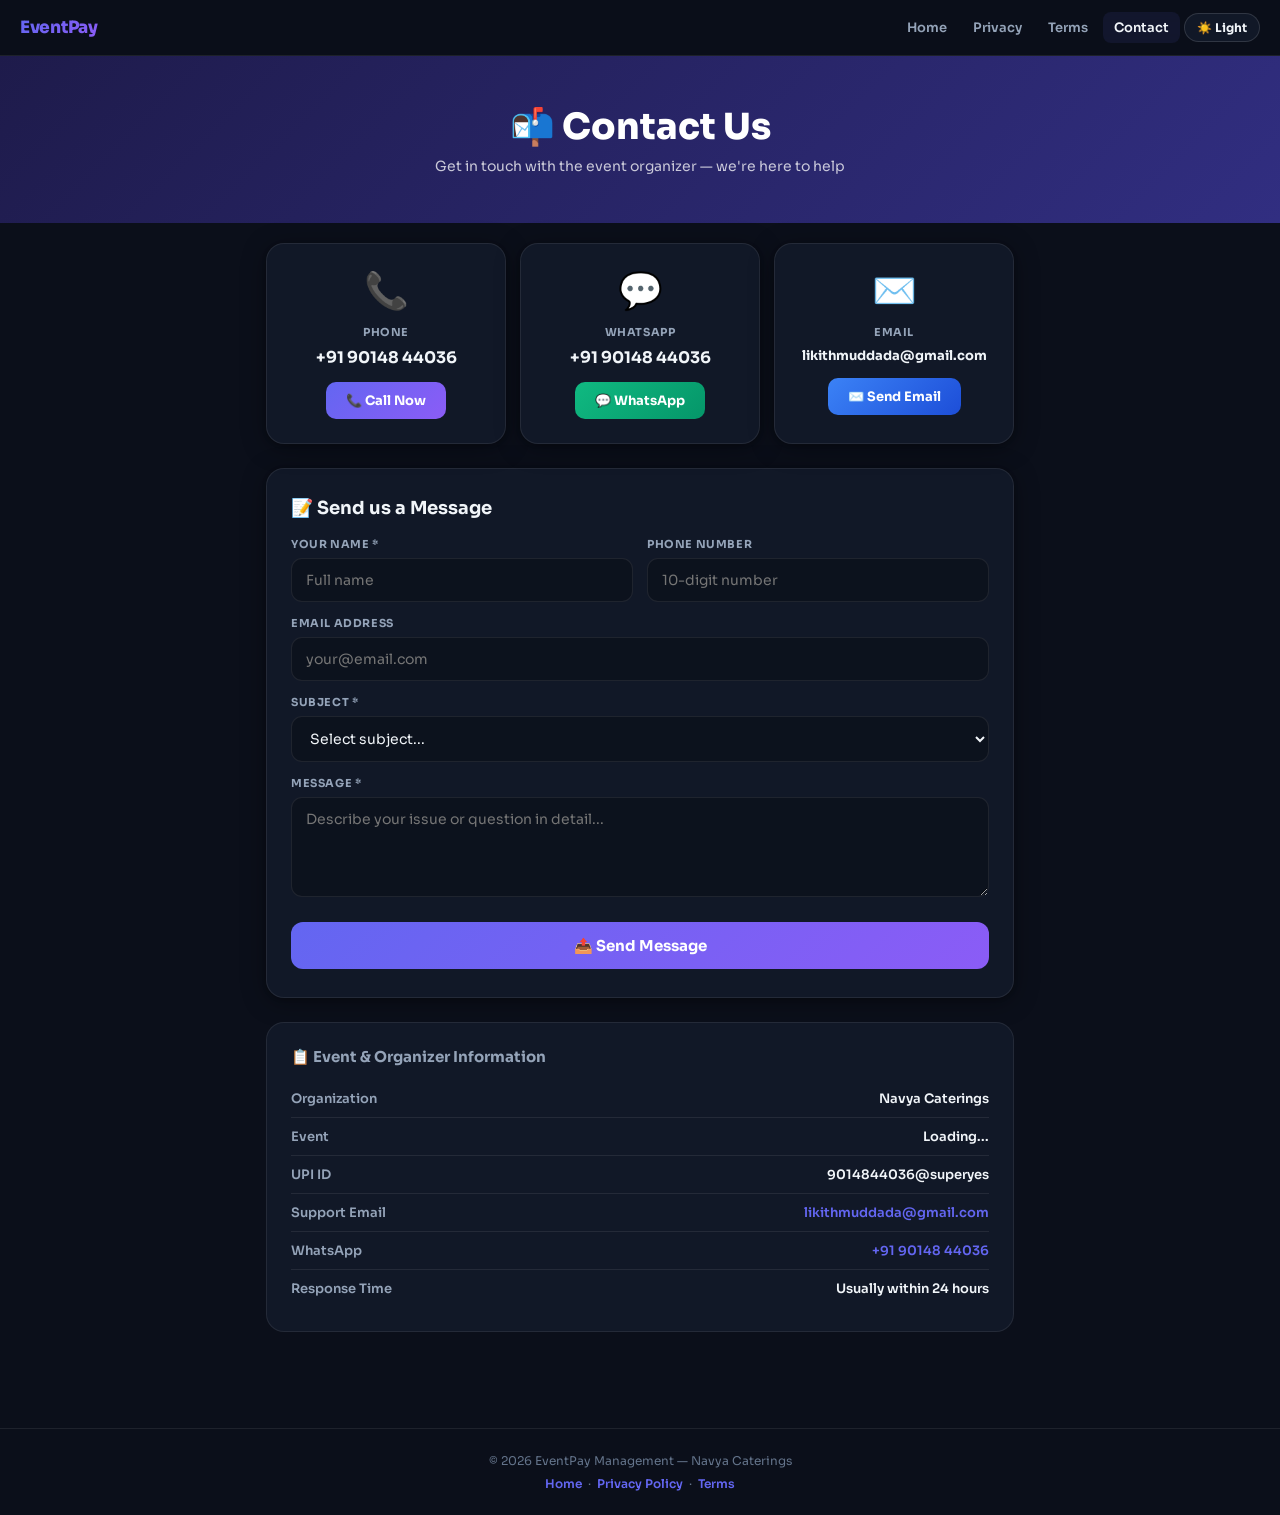
<file: support.html>
<!DOCTYPE html>
<html lang="en">
<head>
<meta charset="UTF-8">
<script>(function(){ const t=localStorage.getItem('theme')||'dark'; document.documentElement.setAttribute('data-theme',t); })();</script>
<meta name="viewport" content="width=device-width, initial-scale=1.0">
<title>Contact Us — EventPay</title>
<link href="https://fonts.googleapis.com/css2?family=Sora:wght@300;400;600;700;800&display=swap" rel="stylesheet">
<link rel="stylesheet" href="style.css">
<style>
.contact-hero{background:linear-gradient(135deg,#1e1b4b,#312e81);padding:48px 20px;text-align:center;}
[data-theme="light"] .contact-hero{background:linear-gradient(135deg,#4f46e5,#7c3aed);}
.contact-hero h1{font-size:clamp(24px,4vw,36px);font-weight:800;color:#fff;margin-bottom:8px;}
.contact-hero p{color:rgba(255,255,255,0.75);font-size:14px;}
.contact-grid{display:grid;grid-template-columns:repeat(auto-fit,minmax(240px,1fr));gap:14px;max-width:780px;margin:0 auto 24px;}
.contact-card{background:var(--surface);border:1px solid var(--border);border-radius:18px;padding:24px 20px;text-align:center;transition:all 0.2s;box-shadow:var(--card-shadow);}
.contact-card:hover{transform:translateY(-3px);border-color:var(--border2);}
.contact-icon{font-size:36px;margin-bottom:12px;}
.contact-label{font-size:11px;font-weight:700;color:var(--text-muted);text-transform:uppercase;letter-spacing:0.6px;margin-bottom:8px;}
.contact-value{font-size:16px;font-weight:700;color:var(--text);margin-bottom:14px;}
.contact-btn{display:inline-flex;align-items:center;gap:8px;padding:10px 20px;border-radius:10px;font-family:'Sora',sans-serif;font-size:13px;font-weight:700;text-decoration:none;transition:all 0.2s;}
.contact-btn.primary{background:linear-gradient(135deg,var(--accent),var(--accent2));color:white;}
.contact-btn.primary:hover{transform:translateY(-1px);box-shadow:0 4px 12px var(--accent-glow);}
.contact-btn.green{background:linear-gradient(135deg,#10b981,#059669);color:white;}
.contact-btn.green:hover{transform:translateY(-1px);box-shadow:0 4px 12px rgba(16,185,129,0.3);}
.contact-btn.blue{background:linear-gradient(135deg,#3b82f6,#1d4ed8);color:white;}
.contact-btn.blue:hover{transform:translateY(-1px);box-shadow:0 4px 12px rgba(59,130,246,0.3);}

/* CONTACT FORM */
.form-card{background:var(--surface);border:1px solid var(--border);border-radius:18px;padding:28px 24px;max-width:780px;margin:0 auto 24px;box-shadow:var(--card-shadow);}
.form-card h2{font-size:18px;font-weight:700;margin-bottom:18px;display:flex;align-items:center;gap:10px;}
.form-row{display:grid;grid-template-columns:1fr 1fr;gap:14px;}
@media(max-width:600px){.form-row{grid-template-columns:1fr;}}
.form-group{margin-bottom:14px;}
.form-group label{display:block;font-size:11px;font-weight:700;color:var(--text-muted);text-transform:uppercase;letter-spacing:0.6px;margin-bottom:7px;}
.form-group input,.form-group textarea,.form-group select{width:100%;padding:12px 14px;background:var(--input-bg);border:1.5px solid var(--border);border-radius:11px;color:var(--text);font-family:'Sora',sans-serif;font-size:14px;transition:all 0.2s;box-sizing:border-box;}
.form-group input:focus,.form-group textarea:focus,.form-group select:focus{outline:none;border-color:var(--accent);box-shadow:0 0 0 3px var(--accent-glow);}
.form-group textarea{resize:vertical;min-height:100px;}
.send-btn{width:100%;padding:14px;background:linear-gradient(135deg,var(--accent),var(--accent2));color:white;border:none;border-radius:12px;font-family:'Sora',sans-serif;font-size:15px;font-weight:700;cursor:pointer;transition:all 0.3s;margin-top:6px;}
.send-btn:hover:not(:disabled){transform:translateY(-2px);box-shadow:0 8px 24px var(--accent-glow);}
.send-btn:disabled{opacity:0.6;cursor:not-allowed;}
.success-msg{background:rgba(16,185,129,0.12);border:1px solid rgba(16,185,129,0.3);color:#10b981;padding:14px;border-radius:12px;text-align:center;font-weight:600;font-size:14px;display:none;margin-top:12px;}
.success-msg.show{display:block;}

.info-card{background:var(--surface);border:1px solid var(--border);border-radius:18px;padding:24px;max-width:780px;margin:0 auto 24px;}
.info-card h3{font-size:15px;font-weight:700;margin-bottom:14px;color:var(--text-muted);}
.info-row{display:flex;justify-content:space-between;padding:10px 0;border-bottom:1px solid var(--border);font-size:13px;}
.info-row:last-child{border-bottom:none;}
.info-key{font-weight:600;color:var(--text-muted);}
.info-val{color:var(--text);font-weight:600;}
</style>
</head>
<body>

<nav class="navbar">
  <div class="nav-logo" id="navLogo">EventPay</div>
  <div class="nav-links">
    <a href="index.html" class="nav-link">Home</a>
    <a href="privacy_policy.html" class="nav-link">Privacy</a>
    <a href="terms.html" class="nav-link">Terms</a>
    <a href="contact.html" class="nav-link active">Contact</a>
    <button class="theme-toggle-btn" id="themeToggle" onclick="toggleTheme()">☀️ Light</button>
  </div>
  <button class="hamburger" onclick="toggleNav()">☰</button>
</nav>
<div class="nav-mobile" id="navMobile">
  <a href="index.html">🏠 Home</a>
  <a href="privacy_policy.html">🔒 Privacy</a>
  <a href="terms.html">📜 Terms</a>
  <a href="contact.html">📬 Contact</a>
</div>

<div class="contact-hero">
  <h1>📬 Contact Us</h1>
  <p id="heroSub">Get in touch with the event organizer — we're here to help</p>
</div>

<div class="page-content">

  <!-- CONTACT CARDS -->
  <div class="contact-grid">
    <div class="contact-card">
      <div class="contact-icon">📞</div>
      <div class="contact-label">Phone</div>
      <div class="contact-value">+91 90148 44036</div>
      <a href="tel:+919014844036" class="contact-btn primary">📞 Call Now</a>
    </div>
    <div class="contact-card">
      <div class="contact-icon">💬</div>
      <div class="contact-label">WhatsApp</div>
      <div class="contact-value">+91 90148 44036</div>
      <a href="https://wa.me/919014844036" target="_blank" rel="noopener" class="contact-btn green">💬 WhatsApp</a>
    </div>
    <div class="contact-card">
      <div class="contact-icon">✉️</div>
      <div class="contact-label">Email</div>
      <div class="contact-value" style="font-size:13px">likithmuddada@gmail.com</div>
      <a href="mailto:likithmuddada@gmail.com" class="contact-btn blue">✉️ Send Email</a>
    </div>
  </div>

  <!-- CONTACT FORM -->
  <div class="form-card">
    <h2>📝 Send us a Message</h2>
    <div class="form-row">
      <div class="form-group">
        <label>Your Name *</label>
        <input type="text" id="cf_name" placeholder="Full name">
      </div>
      <div class="form-group">
        <label>Phone Number</label>
        <input type="tel" id="cf_phone" placeholder="10-digit number" maxlength="10">
      </div>
    </div>
    <div class="form-group">
      <label>Email Address</label>
      <input type="email" id="cf_email" placeholder="your@email.com">
    </div>
    <div class="form-group">
      <label>Subject *</label>
      <select id="cf_subject">
        <option value="">Select subject...</option>
        <option value="Payment Issue">Payment Issue</option>
        <option value="Verification Problem">Verification Problem</option>
        <option value="Technical Issue">Technical Issue</option>
        <option value="General Inquiry">General Inquiry</option>
        <option value="Other">Other</option>
      </select>
    </div>
    <div class="form-group">
      <label>Message *</label>
      <textarea id="cf_message" placeholder="Describe your issue or question in detail..."></textarea>
    </div>
    <div id="cfMsg" class="success-msg">✅ Message sent! We'll get back to you soon.</div>
    <button class="send-btn" id="sendBtn" onclick="sendMessage()">📤 Send Message</button>
  </div>

  <!-- INFO -->
  <div class="info-card">
    <h3>📋 Event & Organizer Information</h3>
    <div class="info-row"><span class="info-key">Organization</span><span class="info-val" id="infoOrg">Navya Caterings</span></div>
    <div class="info-row"><span class="info-key">Event</span><span class="info-val" id="infoEvent">Loading...</span></div>
    <div class="info-row"><span class="info-key">UPI ID</span><span class="info-val">9014844036@superyes</span></div>
    <div class="info-row"><span class="info-key">Support Email</span><span class="info-val"><a href="mailto:likithmuddada@gmail.com" class="text-link">likithmuddada@gmail.com</a></span></div>
    <div class="info-row"><span class="info-key">WhatsApp</span><span class="info-val"><a href="https://wa.me/919014844036" target="_blank" class="text-link">+91 90148 44036</a></span></div>
    <div class="info-row"><span class="info-key">Response Time</span><span class="info-val">Usually within 24 hours</span></div>
  </div>

</div>

<footer class="footer">
  <p>© 2026 EventPay Management — Navya Caterings</p>
  <p style="margin-top:8px">
    <a href="index.html" class="text-link" style="font-size:12px">Home</a> &nbsp;·&nbsp;
    <a href="privacy_policy.html" class="text-link" style="font-size:12px">Privacy Policy</a> &nbsp;·&nbsp;
    <a href="terms.html" class="text-link" style="font-size:12px">Terms</a>
  </p>
</footer>
<div class="toast-container" id="toastContainer"></div>

<script src="config.js"></script>
<script>
fetch(APP_CONFIG.SCRIPT_URL+"?action=getSettings").then(r=>r.json()).then(d=>{
  const n=d.EventName||"EventPay";
  document.getElementById("navLogo").textContent=n;
  document.title="Contact — "+n;
  document.getElementById("heroSub").textContent="Get in touch with the "+(d.ORG_NAME||"event organizer")+" — we're here to help";
  document.getElementById("infoOrg").textContent=d.ORG_NAME||"Navya Caterings";
  document.getElementById("infoEvent").textContent=n;
}).catch(()=>{});

function sendMessage(){
  const name=document.getElementById("cf_name").value.trim();
  const phone=document.getElementById("cf_phone").value.trim();
  const email=document.getElementById("cf_email").value.trim();
  const subject=document.getElementById("cf_subject").value;
  const msg=document.getElementById("cf_message").value.trim();
  if(!name){toast("Please enter your name","error");return;}
  if(!subject){toast("Please select a subject","error");return;}
  if(!msg||msg.length<10){toast("Please enter your message","error");return;}
  const btn=document.getElementById("sendBtn"); btn.disabled=true; btn.textContent="Sending...";
  const params=new URLSearchParams({
    action:"insertComplaint", name, phone:phone||"N/A", email:email||"N/A",
    village:"N/A", complaint:"["+subject+"] "+msg
  });
  fetch(APP_CONFIG.SCRIPT_URL,{method:"POST",body:params}).then(r=>r.json()).then(d=>{
    btn.disabled=false; btn.textContent="📤 Send Message";
    if(d.result==="Inserted"){
      document.getElementById("cfMsg").classList.add("show");
      document.getElementById("cf_name").value=""; document.getElementById("cf_message").value="";
      document.getElementById("cf_phone").value=""; document.getElementById("cf_email").value="";
      document.getElementById("cf_subject").value="";
    } else toast("Failed to send. Try WhatsApp or Email directly.","error");
  }).catch(()=>{btn.disabled=false;btn.textContent="📤 Send Message";toast("Connection error. Please contact via WhatsApp.","error");});
}

function toggleNav(){document.getElementById("navMobile").classList.toggle("open");}
function toggleTheme(){
  const c=document.documentElement.getAttribute('data-theme')||'dark',n=c==='dark'?'light':'dark';
  document.documentElement.setAttribute('data-theme',n);localStorage.setItem('theme',n);
  document.getElementById('themeToggle').textContent=n==='dark'?'☀️ Light':'🌙 Dark';
}
window.addEventListener('DOMContentLoaded',()=>{
  const t=document.documentElement.getAttribute('data-theme')||'dark';
  document.getElementById('themeToggle').textContent=t==='dark'?'☀️ Light':'🌙 Dark';
});
function toast(msg,type="info"){
  const tc=document.getElementById("toastContainer");const t=document.createElement("div");
  t.className="toast "+type;t.textContent=msg;tc.appendChild(t);
  setTimeout(()=>{t.classList.add("fade-out");setTimeout(()=>t.remove(),300);},3000);
}
</script>
<script>if("serviceWorker"in navigator)window.addEventListener("load",()=>navigator.serviceWorker.register("./sw.js").catch(()=>{}));</script>
</body>
</html>
</file>
<file: style.css>
/* ==========================================================
   EventPay — Design System
   A premium glass dashboard built around one signature motif:
   the string-light garland that opens every page, like the
   lights strung over a mandap gateway at dusk. Everything else
   stays quiet so that motif — and the couple's own colors —
   carry the personality.

   THEMING
   Set <html data-theme="royal-purple"> (etc). Falls back to
   "emerald" (default export/deploy state) when unset.
   Values: emerald | royal-purple | traditional-gold |
           rose-wedding | dark-blue | classic-maroon | cream-luxury
   ========================================================== */

:root {
  --font-display: 'Cormorant Garamond', 'Georgia', serif;
  --font-body: 'Inter', -apple-system, sans-serif;

  --radius-sm: 8px;
  --radius: 14px;
  --radius-lg: 20px;
  --radius-xl: 28px;

  --shadow-soft: 0 12px 24px -12px rgba(0, 0, 0, 0.45);
  --shadow-deep: 0 30px 60px -30px rgba(0, 0, 0, 0.6);
  --shadow-lift: 0 20px 40px -18px rgba(0, 0, 0, 0.55);

  --blur: 14px;
  --ease: cubic-bezier(0.22, 1, 0.36, 1);

  /* ---- default theme: Emerald Green ---- */
  --bg-950: #0a2624;
  --bg-900: #0e332f;
  --bg-800: #144239;
  --bg-700: #1c5449;
  --accent: #cda355;
  --accent-bright: #e6c580;
  --accent-2: #e2793a;
  --ink: #f6f0e2;
  --ink-dim: rgba(246, 240, 226, 0.66);
  --ink-faint: rgba(246, 240, 226, 0.14);
  --on-accent: #0a2624;
  --ov-1: rgba(0, 0, 0, 0.16);
  --ov-2: rgba(0, 0, 0, 0.22);
  --ov-3: rgba(0, 0, 0, 0.28);
  --success: #7fd99a;
  --danger: #e2793a;

  /* legacy aliases some markup still references */
  --emerald-950: var(--bg-950);
  --emerald-900: var(--bg-900);
  --emerald-800: var(--bg-800);
  --emerald-700: var(--bg-700);
  --gold: var(--accent);
  --gold-bright: var(--accent-bright);
  --marigold: var(--accent-2);
  --ivory: var(--ink);
  --ivory-dim: var(--ink-dim);
  --ivory-faint: var(--ink-faint);
}

[data-theme="royal-purple"] {
  --bg-950: #180a2e; --bg-900: #211139; --bg-800: #2c1850; --bg-700: #3a2166;
  --accent: #d4af6a; --accent-bright: #f0cf8f; --accent-2: #a97ee0;
  --ink: #f3ecff; --ink-dim: rgba(243, 236, 255, 0.66); --ink-faint: rgba(243, 236, 255, 0.14);
  --on-accent: #180a2e;
  --ov-1: rgba(0,0,0,0.18); --ov-2: rgba(0,0,0,0.26); --ov-3: rgba(0,0,0,0.34);
  --success: #8fe0a8; --danger: #e0708f;
}

[data-theme="traditional-gold"] {
  --bg-950: #241206; --bg-900: #331a08; --bg-800: #43230c; --bg-700: #582d10;
  --accent: #d9a94a; --accent-bright: #f0c877; --accent-2: #b5451f;
  --ink: #f8ecd9; --ink-dim: rgba(248, 236, 217, 0.66); --ink-faint: rgba(248, 236, 217, 0.14);
  --on-accent: #241206;
  --ov-1: rgba(0,0,0,0.18); --ov-2: rgba(0,0,0,0.26); --ov-3: rgba(0,0,0,0.34);
  --success: #a3d98a; --danger: #d9724a;
}

[data-theme="rose-wedding"] {
  --bg-950: #2b0f1a; --bg-900: #391625; --bg-800: #4a1e30; --bg-700: #5f273e;
  --accent: #e0a0a8; --accent-bright: #f2c2c8; --accent-2: #c96b8a;
  --ink: #fbeef0; --ink-dim: rgba(251, 238, 240, 0.66); --ink-faint: rgba(251, 238, 240, 0.14);
  --on-accent: #2b0f1a;
  --ov-1: rgba(0,0,0,0.16); --ov-2: rgba(0,0,0,0.24); --ov-3: rgba(0,0,0,0.32);
  --success: #8fd9a8; --danger: #d9527a;
}

[data-theme="dark-blue"] {
  --bg-950: #071522; --bg-900: #0b1f30; --bg-800: #102a3f; --bg-700: #163752;
  --accent: #c9b37a; --accent-bright: #e6d5a3; --accent-2: #4a90c4;
  --ink: #eef4f8; --ink-dim: rgba(238, 244, 248, 0.66); --ink-faint: rgba(238, 244, 248, 0.14);
  --on-accent: #071522;
  --ov-1: rgba(0,0,0,0.20); --ov-2: rgba(0,0,0,0.28); --ov-3: rgba(0,0,0,0.36);
  --success: #7fd9c4; --danger: #e0808a;
}

[data-theme="classic-maroon"] {
  --bg-950: #250a10; --bg-900: #341019; --bg-800: #451621; --bg-700: #591d2b;
  --accent: #cda355; --accent-bright: #e6c580; --accent-2: #8c2f3f;
  --ink: #f7ece7; --ink-dim: rgba(247, 236, 231, 0.66); --ink-faint: rgba(247, 236, 231, 0.14);
  --on-accent: #250a10;
  --ov-1: rgba(0,0,0,0.18); --ov-2: rgba(0,0,0,0.26); --ov-3: rgba(0,0,0,0.34);
  --success: #8fd9a3; --danger: #e2793a;
}

[data-theme="cream-luxury"] {
  --bg-950: #f6f0e2; --bg-900: #efe6d0; --bg-800: #e8dcc0; --bg-700: #ddcda8;
  --accent: #8a6d3b; --accent-bright: #a9863f; --accent-2: #5f4632;
  --ink: #241a10; --ink-dim: rgba(36, 26, 16, 0.62); --ink-faint: rgba(36, 26, 16, 0.12);
  --on-accent: #f6f0e2;
  --ov-1: rgba(0,0,0,0.04); --ov-2: rgba(0,0,0,0.07); --ov-3: rgba(0,0,0,0.10);
  --success: #4c8a5e; --danger: #b5451f;
}

* { box-sizing: border-box; }

html, body {
  margin: 0;
  padding: 0;
  min-height: 100%;
  background: radial-gradient(120% 140% at 50% -10%, var(--bg-800) 0%, var(--bg-950) 62%);
  color: var(--ink);
  font-family: var(--font-body);
  transition: background 0.4s var(--ease), color 0.4s var(--ease);
}

body {
  display: flex;
  flex-direction: column;
  min-height: 100vh;
  overflow-x: hidden;
}

@media (prefers-reduced-motion: reduce) {
  * { animation-duration: 0.001ms !important; animation-iteration-count: 1 !important; transition-duration: 0.001ms !important; }
}

::selection { background: var(--accent); color: var(--on-accent); }

a { color: inherit; }

:focus-visible { outline: 2px solid var(--accent-bright); outline-offset: 3px; }

/* ---------- string lights (signature element) ---------- */

.lights {
  position: relative;
  height: 64px;
  width: 100%;
  overflow: hidden;
}

.lights svg { display: block; width: 100%; height: 100%; }
.lights path { stroke: var(--accent); }
.lights .bulb {
  fill: var(--accent-bright);
  animation: twinkle 3.2s ease-in-out infinite;
}
.lights .bulb:nth-child(3n)   { animation-delay: 0.4s; }
.lights .bulb:nth-child(4n)   { animation-delay: 1.1s; }
.lights .bulb:nth-child(5n+1) { animation-delay: 1.8s; }

@keyframes twinkle {
  0%, 100% { opacity: 0.55; filter: drop-shadow(0 0 1px var(--accent)); }
  50%      { opacity: 1;    filter: drop-shadow(0 0 6px var(--accent-bright)); }
}

/* ---------- layout ---------- */

.page {
  flex: 1;
  display: flex;
  flex-direction: column;
  align-items: center;
  justify-content: center;
  padding: 24px 20px 56px;
  text-align: center;
}

.brand {
  font-family: var(--font-display);
  font-size: 1.35rem;
  letter-spacing: 0.08em;
  color: var(--accent-bright);
  text-transform: uppercase;
  margin: 18px 0 6px;
}

.brand::before {
  content: '';
  display: block;
  width: 34px;
  height: 1px;
  background: var(--accent);
  margin: 0 auto 14px;
}

.hero-title {
  font-family: var(--font-display);
  font-weight: 600;
  font-size: clamp(2.4rem, 6vw, 3.4rem);
  line-height: 1.05;
  margin: 4px 0 10px;
}

.hero-sub {
  color: var(--ink-dim);
  font-size: 1rem;
  max-width: 34ch;
  margin: 0 auto 36px;
}

/* ---------- glass card system ---------- */

.card {
  width: 100%;
  max-width: 420px;
  background: linear-gradient(180deg, color-mix(in srgb, var(--bg-700) 55%, transparent), color-mix(in srgb, var(--bg-950) 55%, transparent));
  border: 1px solid var(--ink-faint);
  border-radius: var(--radius-lg);
  padding: 28px 26px 30px;
  backdrop-filter: blur(var(--blur));
  -webkit-backdrop-filter: blur(var(--blur));
  box-shadow: var(--shadow-deep);
  transition: border-color 0.2s ease, box-shadow 0.25s ease, transform 0.25s var(--ease);
}

.tabs {
  display: flex;
  gap: 6px;
  background: var(--ov-1);
  border-radius: 999px;
  padding: 4px;
  margin-bottom: 20px;
}

.tab {
  flex: 1;
  border: none;
  background: transparent;
  color: var(--ink-dim);
  font-family: var(--font-body);
  font-size: 0.82rem;
  letter-spacing: 0.03em;
  padding: 9px 10px;
  border-radius: 999px;
  cursor: pointer;
  transition: background 0.2s ease, color 0.2s ease;
}

.tab.is-active {
  background: var(--accent);
  color: var(--on-accent);
  font-weight: 600;
}

.field {
  text-align: left;
  margin-bottom: 18px;
}

.field label {
  display: block;
  font-size: 0.72rem;
  letter-spacing: 0.09em;
  text-transform: uppercase;
  color: var(--ink-dim);
  margin-bottom: 8px;
}

.field input,
.field select,
.field textarea {
  width: 100%;
  padding: 13px 14px;
  border-radius: 10px;
  border: 1px solid var(--ink-faint);
  background: var(--ov-2);
  color: var(--ink);
  font-family: var(--font-body);
  font-size: 1rem;
  outline: none;
  transition: border-color 0.2s ease, box-shadow 0.2s ease;
}

.field textarea { resize: vertical; min-height: 88px; }
.field input::placeholder, .field textarea::placeholder { color: var(--ink-faint); }

.field input:focus, .field select:focus, .field textarea:focus {
  border-color: var(--accent);
  box-shadow: 0 0 0 3px color-mix(in srgb, var(--accent) 20%, transparent);
}

.field input[type="file"] { padding: 10px; background: var(--ov-2); }

.btn-primary {
  width: 100%;
  padding: 14px 16px;
  border: none;
  border-radius: 10px;
  background: linear-gradient(180deg, var(--accent-bright), var(--accent));
  color: var(--on-accent);
  font-family: var(--font-body);
  font-weight: 600;
  font-size: 0.96rem;
  letter-spacing: 0.02em;
  cursor: pointer;
  transition: transform 0.15s ease, box-shadow 0.15s ease, opacity 0.15s ease;
  box-shadow: 0 12px 24px -12px color-mix(in srgb, var(--accent) 55%, transparent);
}

.btn-primary:hover:not(:disabled) { transform: translateY(-1px); }
.btn-primary:active:not(:disabled) { transform: translateY(0); }
.btn-primary:disabled { opacity: 0.6; cursor: default; }

.btn-secondary {
  padding: 10px 18px;
  border-radius: 999px;
  border: 1px solid var(--accent);
  background: transparent;
  color: var(--accent-bright);
  font-family: var(--font-body);
  font-size: 0.86rem;
  font-weight: 600;
  cursor: pointer;
  transition: background 0.15s ease, color 0.15s ease;
}

.btn-secondary:hover { background: var(--accent); color: var(--on-accent); }
.btn-secondary:disabled { opacity: 0.5; cursor: default; }

.btn-ghost {
  padding: 10px 16px;
  border-radius: 999px;
  border: 1px solid transparent;
  background: var(--ov-1);
  color: var(--ink-dim);
  font-family: var(--font-body);
  font-size: 0.86rem;
  cursor: pointer;
  transition: background 0.15s ease, color 0.15s ease;
}
.btn-ghost:hover { background: var(--ov-2); color: var(--ink); }

/* ---------- results ---------- */

.results {
  list-style: none;
  margin: 16px 0 0;
  padding: 0;
  display: flex;
  flex-direction: column;
  gap: 8px;
  text-align: left;
}

.result-item {
  width: 100%;
  display: flex;
  flex-direction: column;
  gap: 2px;
  padding: 12px 14px;
  border-radius: 10px;
  border: 1px solid var(--ink-faint);
  background: var(--ov-1);
  color: var(--ink);
  cursor: pointer;
  font-family: var(--font-body);
  text-align: left;
  transition: border-color 0.15s ease, background 0.15s ease;
}

.result-item:hover { border-color: var(--accent); background: var(--ov-2); }

.result-item__name { font-weight: 600; font-size: 0.95rem; }
.result-item__meta { font-size: 0.78rem; color: var(--ink-dim); }

/* ---------- footer ---------- */

.footnote {
  margin-top: 28px;
  font-size: 0.78rem;
  color: var(--ink-faint);
}

.site-footer {
  margin-top: auto;
  padding: 28px 20px 32px;
  text-align: center;
  border-top: 1px solid var(--ink-faint);
}

.site-footer__links {
  display: flex;
  flex-wrap: wrap;
  justify-content: center;
  gap: 8px 18px;
  margin-bottom: 10px;
}

.site-footer__links a {
  font-size: 0.82rem;
  color: var(--ink-dim);
  text-decoration: none;
}
.site-footer__links a:hover { color: var(--accent-bright); }

.site-footer__copy { font-size: 0.72rem; color: var(--ink-faint); }

/* ---------- toast ---------- */

#toastContainer {
  position: fixed;
  bottom: 20px;
  left: 50%;
  transform: translateX(-50%);
  display: flex;
  flex-direction: column;
  gap: 8px;
  z-index: 999;
  width: 100%;
  max-width: 360px;
  padding: 0 16px;
}

.toast {
  background: var(--bg-800);
  border: 1px solid var(--ink-faint);
  color: var(--ink);
  padding: 12px 16px;
  border-radius: 10px;
  font-size: 0.88rem;
  box-shadow: var(--shadow-soft);
  animation: toast-in 0.25s ease;
}

.toast--success { border-color: var(--success); }
.toast--error   { border-color: var(--accent-2); }
.toast--warning { border-color: var(--accent); }
.toast--out     { opacity: 0; transform: translateY(6px); transition: all 0.3s ease; }

@keyframes toast-in {
  from { opacity: 0; transform: translateY(8px); }
  to   { opacity: 1; transform: translateY(0); }
}

@media (max-width: 420px) {
  .card { padding: 24px 18px 26px; }
}

/* ==========================================================
   Top navigation
   ========================================================== */

.topnav {
  display: flex;
  align-items: center;
  justify-content: space-between;
  gap: 12px;
  padding: 16px 20px;
  max-width: 860px;
  margin: 0 auto;
  width: 100%;
  position: sticky;
  top: 0;
  z-index: 50;
  background: color-mix(in srgb, var(--bg-950) 78%, transparent);
  backdrop-filter: blur(var(--blur));
  -webkit-backdrop-filter: blur(var(--blur));
}

.topnav__brand {
  font-family: var(--font-display);
  font-size: 1.1rem;
  color: var(--accent-bright);
  letter-spacing: 0.04em;
}

.topnav__links {
  display: flex;
  gap: 4px;
  flex-wrap: wrap;
  justify-content: flex-end;
}

.topnav__links a {
  color: var(--ink-dim);
  text-decoration: none;
  font-size: 0.86rem;
  padding: 8px 12px;
  border-radius: 999px;
  transition: background 0.15s ease, color 0.15s ease;
}

.topnav__links a:hover,
.topnav__links a.is-active {
  background: var(--ink-faint);
  color: var(--ink);
}

.topnav__links a.is-active { box-shadow: inset 0 0 0 1px var(--accent); }

/* ==========================================================
   Event hero
   ========================================================== */

.event-hero {
  text-align: center;
  padding: 28px 20px 8px;
  max-width: 640px;
  margin: 0 auto;
}

.event-hero__eyebrow {
  font-size: 0.74rem;
  letter-spacing: 0.14em;
  text-transform: uppercase;
  color: var(--accent);
  margin: 0 0 10px;
}

.event-hero__title {
  font-family: var(--font-display);
  font-weight: 600;
  font-size: clamp(2.1rem, 6vw, 3rem);
  line-height: 1.08;
  margin: 0 0 12px;
}

.event-hero__meta {
  color: var(--ink-dim);
  font-size: 0.95rem;
  margin: 0;
}

.event-hero__meta + .event-hero__meta { margin-top: 4px; }
.event-hero--tight { padding: 20px 0 4px; }

/* countdown */

.countdown {
  display: flex;
  justify-content: center;
  gap: 14px;
  margin: 28px auto 6px;
  flex-wrap: wrap;
}

.countdown__unit {
  background: var(--ov-2);
  border: 1px solid var(--ink-faint);
  border-radius: 12px;
  padding: 14px 16px;
  min-width: 68px;
}

.countdown__num {
  font-family: var(--font-display);
  font-size: 1.7rem;
  font-weight: 600;
  color: var(--accent-bright);
  line-height: 1;
}

.countdown__label {
  font-size: 0.68rem;
  letter-spacing: 0.08em;
  text-transform: uppercase;
  color: var(--ink-dim);
  margin-top: 4px;
}

/* ---------- statistics grid ---------- */

.stats-grid {
  display: grid;
  grid-template-columns: repeat(auto-fit, minmax(140px, 1fr));
  gap: 12px;
  max-width: 720px;
  margin: 30px auto 0;
  padding: 0 20px;
}

.stat-card {
  background: linear-gradient(180deg, color-mix(in srgb, var(--bg-700) 50%, transparent), color-mix(in srgb, var(--bg-950) 50%, transparent));
  border: 1px solid var(--ink-faint);
  border-radius: var(--radius);
  padding: 18px 16px;
  backdrop-filter: blur(var(--blur));
  -webkit-backdrop-filter: blur(var(--blur));
  transition: border-color 0.2s ease, transform 0.2s var(--ease);
}

.stat-card:hover { border-color: var(--accent); transform: translateY(-2px); }

.stat-card__value {
  font-family: var(--font-display);
  font-size: 1.6rem;
  font-weight: 600;
  color: var(--accent-bright);
  line-height: 1.1;
}

.stat-card__label {
  font-size: 0.72rem;
  letter-spacing: 0.06em;
  text-transform: uppercase;
  color: var(--ink-dim);
  margin-top: 6px;
}

.stat-card__live {
  display: inline-flex;
  align-items: center;
  gap: 6px;
  color: var(--success);
}
.stat-card__live::before {
  content: '';
  width: 7px; height: 7px;
  border-radius: 50%;
  background: var(--success);
  animation: pulse-dot 1.6s ease-in-out infinite;
}
@keyframes pulse-dot { 0%,100% { opacity: 1; } 50% { opacity: 0.35; } }

/* feature grid (nav cards) */

.feature-grid {
  display: grid;
  grid-template-columns: repeat(auto-fit, minmax(150px, 1fr));
  gap: 12px;
  max-width: 640px;
  margin: 36px auto 40px;
  padding: 0 20px;
}

.feature-card {
  display: flex;
  flex-direction: column;
  align-items: flex-start;
  gap: 8px;
  text-decoration: none;
  color: var(--ink);
  background: linear-gradient(180deg, color-mix(in srgb, var(--bg-700) 50%, transparent), color-mix(in srgb, var(--bg-950) 50%, transparent));
  border: 1px solid var(--ink-faint);
  border-radius: var(--radius);
  padding: 18px;
  transition: border-color 0.15s ease, transform 0.15s ease;
}

.feature-card:hover { border-color: var(--accent); transform: translateY(-2px); }

.feature-card__icon { font-size: 1.4rem; }
.feature-card__label { font-weight: 600; font-size: 0.95rem; }
.feature-card__desc { font-size: 0.78rem; color: var(--ink-dim); }

.skeleton {
  color: var(--ink-dim);
  font-size: 0.9rem;
  padding: 40px 20px;
  text-align: center;
}

/* ---------- contribution wizard ---------- */

.wizard-steps {
  display: flex;
  align-items: center;
  gap: 6px;
  max-width: 420px;
  margin: 0 auto 24px;
  padding: 0 20px;
}

.wizard-steps__dot {
  width: 8px; height: 8px;
  border-radius: 50%;
  background: var(--ink-faint);
  transition: background 0.2s ease, transform 0.2s ease;
}
.wizard-steps__dot.is-active { background: var(--accent); transform: scale(1.3); }
.wizard-steps__dot.is-done { background: var(--accent); }
.wizard-steps__line { flex: 1; height: 1px; background: var(--ink-faint); }

.receipt-card {
  text-align: left;
}

.receipt-card__row {
  display: flex;
  justify-content: space-between;
  padding: 10px 0;
  border-bottom: 1px solid var(--ink-faint);
  font-size: 0.9rem;
}
.receipt-card__row:last-of-type { border-bottom: none; }
.receipt-card__row dt { color: var(--ink-dim); }
.receipt-card__row dd { margin: 0; font-weight: 600; }

.receipt-card__actions {
  display: flex;
  gap: 10px;
  margin-top: 18px;
}
.receipt-card__actions .btn-secondary,
.receipt-card__actions .btn-primary { flex: 1; width: auto; }

/* ==========================================================
   Donors / contribution page
   ========================================================== */

.donors-page {
  max-width: 480px;
  margin: 0 auto;
  padding: 0 20px 56px;
}

/* goal progress */

.goal-panel {
  background: var(--ov-1);
  border: 1px solid var(--ink-faint);
  border-radius: var(--radius-lg);
  padding: 18px 20px;
  margin-bottom: 22px;
}

.goal-panel__row {
  display: flex;
  align-items: baseline;
  justify-content: space-between;
  margin-bottom: 10px;
}

.goal-panel__collected {
  font-family: var(--font-display);
  font-size: 1.5rem;
  font-weight: 600;
  color: var(--accent-bright);
}

.goal-panel__of { font-size: 0.82rem; color: var(--ink-dim); }

.goal-bar {
  height: 8px;
  border-radius: 999px;
  background: var(--ink-faint);
  overflow: hidden;
}

.goal-bar__fill {
  height: 100%;
  width: 0%;
  background: linear-gradient(90deg, var(--accent), var(--accent-2));
  border-radius: 999px;
  transition: width 0.5s ease;
}

.goal-panel__count {
  margin: 10px 0 0;
  font-size: 0.78rem;
  color: var(--ink-dim);
}

/* contribution card */

.contribute-card { text-align: left; margin-bottom: 32px; }

.contribute-card__label {
  font-size: 0.72rem;
  letter-spacing: 0.09em;
  text-transform: uppercase;
  color: var(--ink-dim);
  margin: 0 0 10px;
}

.chip-grid {
  display: flex;
  flex-wrap: wrap;
  gap: 8px;
  margin-bottom: 20px;
}

.chip {
  border: 1px solid var(--ink-faint);
  background: var(--ov-1);
  color: var(--ink);
  padding: 8px 14px;
  border-radius: 999px;
  font-size: 0.86rem;
  cursor: pointer;
  transition: border-color 0.15s ease, background 0.15s ease;
}

.chip:hover { border-color: var(--accent); }
.chip.is-selected { background: var(--accent); color: var(--on-accent); border-color: var(--accent); font-weight: 600; }

/* donor list */

.donor-list-section__title {
  font-family: var(--font-display);
  font-size: 1.3rem;
  font-weight: 600;
  margin: 0 0 14px;
  text-align: left;
}

.donor-list {
  list-style: none;
  margin: 0;
  padding: 0;
  display: flex;
  flex-direction: column;
  gap: 8px;
}

.donor-card {
  text-align: left;
  border: 1px solid var(--ink-faint);
  background: var(--ov-1);
  border-radius: 10px;
  padding: 12px 14px;
  transition: border-color 0.15s ease;
}
.donor-card:hover { border-color: var(--ink-dim); }

.donor-card__row {
  display: flex;
  justify-content: space-between;
  align-items: baseline;
  gap: 8px;
}

.donor-card__name { font-weight: 600; font-size: 0.92rem; }
.donor-card__amount { color: var(--accent-bright); font-weight: 600; font-size: 0.92rem; white-space: nowrap; }
.donor-card__meta { font-size: 0.76rem; color: var(--ink-dim); margin-top: 2px; }
.donor-card__message { font-size: 0.84rem; color: var(--ink-dim); margin-top: 6px; font-style: italic; }

/* ==========================================================
   Gallery page
   ========================================================== */

.gallery-page {
  max-width: 720px;
  margin: 0 auto;
  padding: 0 20px 56px;
}

.gallery-page__toolbar {
  display: flex;
  align-items: center;
  justify-content: space-between;
  gap: 12px;
  margin: 20px 0 20px;
}

.gallery-page__count {
  color: var(--ink-dim);
  font-size: 0.86rem;
}

.gallery-page__categories {
  display: flex;
  gap: 8px;
  flex-wrap: wrap;
  margin-bottom: 18px;
}

.gallery-grid {
  columns: 2 220px;
  column-gap: 10px;
}

@media (min-width: 560px) { .gallery-grid { columns: 3 200px; } }

.gallery-tile {
  break-inside: avoid;
  margin-bottom: 10px;
  border-radius: 10px;
  overflow: hidden;
  border: 1px solid var(--ink-faint);
  cursor: pointer;
  background: var(--ov-2);
}

.gallery-tile img {
  display: block;
  width: 100%;
  height: auto;
  transition: transform 0.3s ease;
}

.gallery-tile:hover img { transform: scale(1.04); }

/* lightbox */

.lightbox {
  position: fixed;
  inset: 0;
  background: color-mix(in srgb, var(--bg-950) 92%, black);
  display: flex;
  align-items: center;
  justify-content: center;
  z-index: 1000;
  padding: 24px;
  opacity: 0;
  pointer-events: none;
  transition: opacity 0.2s ease;
}

.lightbox.is-open { opacity: 1; pointer-events: auto; }

.lightbox__content { max-width: 640px; width: 100%; text-align: center; }

.lightbox img {
  max-width: 100%;
  max-height: 70vh;
  border-radius: 12px;
  box-shadow: var(--shadow-deep);
}

.lightbox__meta {
  margin-top: 14px;
  color: var(--ink-dim);
  font-size: 0.86rem;
}

.lightbox__actions {
  display: flex;
  gap: 10px;
  justify-content: center;
  margin-top: 12px;
}

.lightbox__close {
  position: absolute;
  top: 20px;
  right: 24px;
  background: none;
  border: none;
  color: var(--ink);
  font-size: 1.6rem;
  cursor: pointer;
  line-height: 1;
}

/* modal (upload / generic) */

.modal-backdrop {
  position: fixed;
  inset: 0;
  background: color-mix(in srgb, var(--bg-950) 85%, black);
  display: flex;
  align-items: center;
  justify-content: center;
  z-index: 1000;
  padding: 20px;
  opacity: 0;
  pointer-events: none;
  transition: opacity 0.2s ease;
}

.modal-backdrop.is-open { opacity: 1; pointer-events: auto; }

.upload-preview {
  width: 100%;
  border-radius: 10px;
  margin-bottom: 16px;
  display: none;
}

.upload-preview.is-visible { display: block; }

/* ==========================================================
   Invitation
   ========================================================== */

.invitation-card {
  max-width: 480px;
  margin: 0 auto;
  border-radius: var(--radius-xl);
  padding: 3px;
  background: linear-gradient(160deg, var(--accent), var(--accent-2), var(--accent));
  box-shadow: var(--shadow-deep);
}

.invitation-card__inner {
  position: relative;
  border-radius: calc(var(--radius-xl) - 3px);
  background: linear-gradient(180deg, var(--bg-900), var(--bg-950));
  padding: 44px 30px;
  text-align: center;
  overflow: hidden;
}

.invitation-card__inner::before,
.invitation-card__inner::after {
  content: '';
  position: absolute;
  width: 60px; height: 60px;
  border: 1px solid var(--accent);
  opacity: 0.55;
}
.invitation-card__inner::before { top: 14px; left: 14px; border-right: none; border-bottom: none; }
.invitation-card__inner::after { bottom: 14px; right: 14px; border-left: none; border-top: none; }

.invitation-card__eyebrow {
  font-size: 0.7rem;
  letter-spacing: 0.2em;
  text-transform: uppercase;
  color: var(--accent);
}

.invitation-card__names {
  font-family: var(--font-display);
  font-size: clamp(1.8rem, 6vw, 2.4rem);
  font-weight: 600;
  margin: 14px 0;
  color: var(--ink);
}

.invitation-card__meta {
  color: var(--ink-dim);
  font-size: 0.92rem;
  margin: 4px 0;
}

.invitation-card__actions {
  display: flex;
  flex-wrap: wrap;
  gap: 10px;
  justify-content: center;
  margin-top: 24px;
}
.invitation-card__actions .btn-secondary,
.invitation-card__actions .btn-primary { width: auto; }

/* ==========================================================
   Admin dashboard
   ========================================================== */

.admin-page {
  max-width: 900px;
  margin: 0 auto;
  padding: 0 20px 56px;
}

.admin-topbar {
  display: flex;
  align-items: center;
  justify-content: space-between;
  gap: 12px;
  margin: 20px 0 16px;
  font-size: 0.88rem;
  color: var(--ink-dim);
}

.admin-tabs {
  display: flex;
  gap: 6px;
  overflow-x: auto;
  padding-bottom: 4px;
  margin-bottom: 18px;
}

.admin-tab {
  flex: none;
  border: 1px solid var(--ink-faint);
  background: var(--ov-1);
  color: var(--ink-dim);
  padding: 8px 16px;
  border-radius: 999px;
  font-size: 0.84rem;
  font-family: var(--font-body);
  cursor: pointer;
  transition: border-color 0.15s ease, background 0.15s ease, color 0.15s ease;
}

.admin-tab.is-active {
  background: var(--accent);
  color: var(--on-accent);
  border-color: var(--accent);
  font-weight: 600;
}

.admin-panel {
  display: flex;
  flex-direction: column;
  gap: 10px;
}

.admin-row {
  display: flex;
  flex-wrap: wrap;
  align-items: center;
  gap: 10px;
  border: 1px solid var(--ink-faint);
  background: var(--ov-1);
  border-radius: 10px;
  padding: 12px 14px;
  font-size: 0.88rem;
  transition: border-color 0.15s ease;
}
.admin-row:hover { border-color: color-mix(in srgb, var(--accent) 40%, var(--ink-faint)); }

.admin-row__main { flex: 1 1 240px; }
.admin-row__main p { margin: 6px 0 0; color: var(--ink-dim); font-size: 0.86rem; }

.admin-row__actions {
  display: flex;
  flex-wrap: wrap;
  gap: 8px;
  align-items: center;
}

.admin-row input[type="text"],
.admin-row select {
  padding: 8px 10px;
  border-radius: 8px;
  border: 1px solid var(--ink-faint);
  background: var(--ov-2);
  color: var(--ink);
  font-family: var(--font-body);
  font-size: 0.84rem;
}

.status-badge {
  display: inline-block;
  padding: 3px 10px;
  border-radius: 999px;
  font-size: 0.72rem;
  font-weight: 600;
  text-transform: uppercase;
  letter-spacing: 0.04em;
  background: var(--ink-faint);
  color: var(--ink-dim);
}

.status-badge--open { color: var(--accent-2); }
.status-badge--in-progress { color: var(--accent-bright); }
.status-badge--resolved { color: var(--success); }
.status-badge--active { color: var(--success); }
.status-badge--inactive { color: var(--ink-dim); }

.status-badge--verified { color: var(--success); }
.status-badge--pending { color: var(--accent-bright); }
.status-badge--rejected { color: var(--accent-2); }

.risk-badge {
  display: inline-block;
  padding: 3px 10px;
  border-radius: 999px;
  font-size: 0.72rem;
  font-weight: 600;
  text-transform: uppercase;
  letter-spacing: 0.04em;
}
.risk-badge--low { color: var(--success); background: color-mix(in srgb, var(--success) 16%, transparent); }
.risk-badge--medium { color: var(--accent-bright); background: color-mix(in srgb, var(--accent) 16%, transparent); }
.risk-badge--high { color: var(--accent-2); background: color-mix(in srgb, var(--accent-2) 16%, transparent); }

.admin-table {
  width: 100%;
  border-collapse: collapse;
  font-size: 0.78rem;
}

.admin-table th,
.admin-table td {
  border: 1px solid var(--ink-faint);
  padding: 8px 10px;
  text-align: left;
  white-space: nowrap;
}

.admin-table th {
  background: var(--ov-2);
  color: var(--accent-bright);
  font-weight: 600;
}

/* theme picker (Settings tab) */

.theme-swatch-grid {
  display: grid;
  grid-template-columns: repeat(auto-fill, minmax(120px, 1fr));
  gap: 10px;
  margin: 8px 0 20px;
}

.theme-swatch {
  border: 2px solid transparent;
  border-radius: var(--radius);
  padding: 12px;
  cursor: pointer;
  background: var(--ov-1);
  text-align: left;
  font-family: var(--font-body);
  color: var(--ink);
  transition: border-color 0.15s ease, transform 0.15s ease;
}
.theme-swatch:hover { transform: translateY(-2px); }
.theme-swatch.is-selected { border-color: var(--accent); }

.theme-swatch__preview {
  height: 32px;
  border-radius: 6px;
  margin-bottom: 8px;
}

.theme-swatch__name { font-size: 0.82rem; font-weight: 600; }

/* ==========================================================
   Simple prose pages (privacy / terms)
   ========================================================== */

.prose-page {
  max-width: 640px;
  margin: 0 auto;
  padding: 20px 20px 56px;
}

.prose-page h1 {
  font-family: var(--font-display);
  font-size: clamp(1.8rem, 5vw, 2.4rem);
  margin-bottom: 6px;
}

.prose-page p, .prose-page li {
  color: var(--ink-dim);
  line-height: 1.7;
  font-size: 0.95rem;
}

.prose-page h2 {
  font-family: var(--font-display);
  font-size: 1.3rem;
  margin-top: 28px;
  color: var(--ink);
}

/* ==========================================================
   Responsive
   ========================================================== */

@media (max-width: 640px) {
  .topnav { flex-wrap: wrap; }
  .admin-page, .donors-page, .gallery-page { padding-left: 16px; padding-right: 16px; }
}






/* ==========================================================
   Admin dashboard — append to css/style.css
   Reuses .stats-grid / .stat-card / .theme-swatch-grid /
   .admin-table / .admin-row already in the design system.
   This is the only net-new rule needed.
   ========================================================== */
#panel-settings input[type="checkbox"] {
  width: 34px;
  height: 20px;
  accent-color: var(--accent);
  cursor: pointer;
}          











@import url('https://fonts.googleapis.com/css2?family=Sora:wght@300;400;600;700;800&family=JetBrains+Mono:wght@400;600&display=swap');

/* ================================================================
   THEME — Dark default. [data-theme="light"] overrides.
   ================================================================ */
:root, [data-theme="dark"] {
  --bg:          #0b0f1a;  --surface:     #111827;  --surface2:    #1a2235;
  --border:      rgba(255,255,255,0.08); --border2: rgba(255,255,255,0.13);
  --text:        #f1f5f9;  --text-muted:  #94a3b8;  --text-dim:    #64748b;
  --accent:      #6366f1;  --accent2:     #8b5cf6;  --accent-glow: rgba(99,102,241,0.25);
  --success:     #10b981;  --warning:     #f59e0b;  --danger:      #ef4444;  --info: #3b82f6;
  --navbar-bg:   rgba(11,15,26,0.96);
  --card-shadow: 0 4px 24px rgba(0,0,0,0.35), 0 1px 4px rgba(0,0,0,0.2);
  --input-bg:    rgba(0,0,0,0.25);
  --risk-low:    #10b981;  --risk-med:    #f59e0b;  --risk-high:   #ef4444;
}
[data-theme="light"] {
  --bg:          #f0f4ff;  --surface:     #ffffff;  --surface2:    #eef2ff;
  --border:      rgba(0,0,0,0.09); --border2: rgba(0,0,0,0.16);
  --text:        #1e1e3a;  --text-muted:  #4a5568;  --text-dim:    #718096;
  --accent:      #4f46e5;  --accent2:     #7c3aed;  --accent-glow: rgba(79,70,229,0.2);
  --success:     #059669;  --warning:     #d97706;  --danger:      #dc2626;  --info: #2563eb;
  --navbar-bg:   rgba(255,255,255,0.97);
  --card-shadow: 0 4px 20px rgba(79,70,229,0.08), 0 1px 4px rgba(0,0,0,0.06);
  --input-bg:    #f8f9fc;
  --risk-low:    #059669;  --risk-med:    #d97706;  --risk-high:   #dc2626;
}

/* ================================================================
   RESET & BASE
   ================================================================ */
*, *::before, *::after { box-sizing: border-box; margin: 0; padding: 0; }
html { scroll-behavior: smooth; }
body {
  font-family: 'Sora', -apple-system, BlinkMacSystemFont, sans-serif;
  background: var(--bg); color: var(--text);
  min-height: 100vh; -webkit-font-smoothing: antialiased;
  overflow-x: hidden; transition: background 0.3s, color 0.3s;
}

/* ================================================================
   NAVBAR
   ================================================================ */
.navbar {
  position: sticky; top: 0; z-index: 200;
  display: flex; align-items: center; justify-content: space-between;
  padding: 12px 20px; background: var(--navbar-bg);
  backdrop-filter: blur(20px); -webkit-backdrop-filter: blur(20px);
  border-bottom: 1px solid var(--border);
  transition: background 0.3s;
}
.nav-logo {
  font-weight: 800; font-size: 17px;
  background: linear-gradient(135deg, var(--accent), var(--accent2));
  -webkit-background-clip: text; -webkit-text-fill-color: transparent;
  background-clip: text; letter-spacing: -0.3px; white-space: nowrap;
}
.nav-links { display: flex; gap: 4px; align-items: center; flex-wrap: wrap; }
.nav-link {
  color: var(--text-muted); text-decoration: none;
  font-size: 13px; font-weight: 600; padding: 7px 11px; border-radius: 8px;
  transition: all 0.2s; white-space: nowrap;
}
.nav-link:hover, .nav-link.active { color: var(--text); background: rgba(99,102,241,0.09); }
.nav-link.admin-link { color: var(--accent); border: 1px solid rgba(99,102,241,0.3); }
.nav-link.admin-link:hover { background: rgba(99,102,241,0.1); }
.theme-toggle-btn {
  background: var(--surface); border: 1.5px solid var(--border2);
  color: var(--text); padding: 6px 12px; border-radius: 20px;
  cursor: pointer; font-size: 12px; font-weight: 700;
  font-family: 'Sora', sans-serif; transition: all 0.2s; white-space: nowrap;
}
.theme-toggle-btn:hover { border-color: var(--accent); color: var(--accent); background: rgba(99,102,241,0.08); }
.hamburger {
  display: none; background: none; border: 1px solid var(--border);
  color: var(--text); padding: 7px 11px; border-radius: 8px; cursor: pointer; font-size: 15px;
}
.nav-mobile {
  display: none; flex-direction: column; background: var(--surface);
  border-bottom: 1px solid var(--border); padding: 10px; gap: 4px; z-index: 190;
}
.nav-mobile.open { display: flex; }
.nav-mobile a {
  color: var(--text); text-decoration: none; padding: 11px 14px;
  border-radius: 10px; font-size: 14px; font-weight: 600; transition: background 0.2s;
}
.nav-mobile a:hover { background: rgba(99,102,241,0.08); }
@media (max-width: 640px) { .nav-links { display: none; } .hamburger { display: block; } }

/* ================================================================
   MODERN CARDS
   ================================================================ */
.card-modern {
  background: var(--surface);
  border: 1px solid var(--border);
  border-radius: 20px;
  padding: 24px 20px;
  box-shadow: var(--card-shadow);
  transition: transform 0.2s, box-shadow 0.2s, border-color 0.2s;
}
.card-modern:hover { border-color: var(--border2); }
.card-modern-hover:hover { transform: translateY(-2px); box-shadow: 0 8px 32px rgba(0,0,0,0.25); }
.card-title {
  font-size: 17px; font-weight: 700; margin-bottom: 18px;
  display: flex; align-items: center; gap: 10px;
}
.card-icon {
  width: 36px; height: 36px; border-radius: 10px;
  background: linear-gradient(135deg, var(--accent), var(--accent2));
  display: flex; align-items: center; justify-content: center; font-size: 17px; flex-shrink: 0;
}

/* STAT CARDS */
.stat-card-v2 {
  background: var(--surface); border: 1px solid var(--border);
  border-radius: 18px; padding: 20px 18px;
  position: relative; overflow: hidden;
  transition: transform 0.2s, box-shadow 0.2s;
  box-shadow: var(--card-shadow);
}
.stat-card-v2:hover { transform: translateY(-3px); box-shadow: 0 12px 32px rgba(0,0,0,0.25); }
.stat-card-v2::before { content:''; position:absolute; top:0; left:0; right:0; height:3px; border-radius:2px 2px 0 0; }
.scard-total::before   { background: linear-gradient(90deg,var(--accent),var(--accent2)); }
.scard-verified::before{ background: linear-gradient(90deg,#10b981,#059669); }
.scard-pending::before { background: linear-gradient(90deg,#3b82f6,#1d4ed8); }
.scard-risk::before    { background: linear-gradient(90deg,#f59e0b,#ef4444); }

/* ================================================================
   FORMS
   ================================================================ */
.form-group { margin-bottom: 16px; }
.form-label {
  display: block; font-size: 11px; font-weight: 700;
  color: var(--text-muted); text-transform: uppercase;
  letter-spacing: 0.7px; margin-bottom: 7px;
}
.form-input, .form-select, .form-textarea {
  width: 100%; padding: 12px 15px;
  background: var(--input-bg); border: 1.5px solid var(--border);
  border-radius: 12px; color: var(--text);
  font-family: 'Sora', sans-serif; font-size: 14px;
  transition: all 0.2s; box-sizing: border-box;
  -webkit-appearance: none; appearance: none;
}
.form-input:focus, .form-select:focus, .form-textarea:focus {
  outline: none; border-color: var(--accent);
  box-shadow: 0 0 0 3px var(--accent-glow);
  background: var(--surface);
}
.form-input.valid   { border-color: var(--success); }
.form-input.invalid { border-color: var(--danger); box-shadow: 0 0 0 3px rgba(239,68,68,0.12); }
.field-error { font-size: 11px; color: var(--danger); margin-top: 5px; display: none; }
.field-error.show { display: block; animation: fadeIn 0.2s ease; }

/* DATALIST / AUTOCOMPLETE */
.autocomplete-wrap { position: relative; }
.autocomplete-list {
  position: absolute; top: 100%; left: 0; right: 0; z-index: 100;
  background: var(--surface); border: 1.5px solid var(--border2);
  border-radius: 12px; max-height: 200px; overflow-y: auto;
  box-shadow: var(--card-shadow); margin-top: 4px; display: none;
}
.autocomplete-list.open { display: block; }
.autocomplete-item {
  padding: 10px 14px; cursor: pointer; font-size: 13px;
  transition: background 0.15s; border-bottom: 1px solid var(--border);
}
.autocomplete-item:last-child { border-bottom: none; }
.autocomplete-item:hover { background: rgba(99,102,241,0.1); color: var(--accent); }

/* ================================================================
   BUTTONS
   ================================================================ */
.btn-primary {
  display: inline-flex; align-items: center; gap: 8px;
  padding: 12px 22px; border-radius: 12px;
  background: linear-gradient(135deg, var(--accent), var(--accent2));
  color: white; border: none; font-family: 'Sora', sans-serif;
  font-size: 14px; font-weight: 700; cursor: pointer;
  transition: all 0.3s;
}
.btn-primary:hover:not(:disabled) { transform: translateY(-2px); box-shadow: 0 8px 24px var(--accent-glow); }
.btn-primary:disabled { opacity: 0.5; cursor: not-allowed; }
.btn-success { background: linear-gradient(135deg,#10b981,#059669); }
.btn-success:hover:not(:disabled) { box-shadow: 0 8px 24px rgba(16,185,129,0.35); }
.btn-outline {
  display: inline-flex; align-items: center; gap: 8px;
  padding: 10px 18px; border-radius: 12px;
  background: transparent; color: var(--text);
  border: 1.5px solid var(--border2); font-family: 'Sora', sans-serif;
  font-size: 13px; font-weight: 600; cursor: pointer; transition: all 0.2s;
}
.btn-outline:hover { border-color: var(--accent); color: var(--accent); background: rgba(99,102,241,0.08); }
.btn-danger-outline {
  background: transparent; color: var(--danger);
  border: 1.5px solid rgba(239,68,68,0.3); font-family: 'Sora', sans-serif;
  font-size: 12px; font-weight: 700; padding: 6px 12px;
  border-radius: 8px; cursor: pointer; transition: all 0.2s;
}
.btn-danger-outline:hover { background: rgba(239,68,68,0.1); }

/* ================================================================
   BADGES
   ================================================================ */
.badge {
  display: inline-flex; align-items: center; gap: 4px;
  padding: 4px 10px; border-radius: 20px;
  font-size: 11px; font-weight: 700; letter-spacing: 0.3px;
}
.badge-pending     { background: rgba(59,130,246,0.15); color: #60a5fa; border: 1px solid rgba(59,130,246,0.3); }
.badge-verified    { background: rgba(16,185,129,0.15); color: #34d399; border: 1px solid rgba(16,185,129,0.3); }
.badge-notverified { background: rgba(239,68,68,0.15);  color: #f87171; border: 1px solid rgba(239,68,68,0.3); }
.badge-open        { background: rgba(245,158,11,0.15); color: #fcd34d; border: 1px solid rgba(245,158,11,0.3); }
.badge-closed      { background: rgba(100,116,139,0.15);color: #94a3b8; border: 1px solid rgba(100,116,139,0.3); }
.badge-review      { background: rgba(245,158,11,0.15); color: #fbbf24; border: 1px solid rgba(245,158,11,0.3); }

.risk-low  { background: rgba(16,185,129,0.12); color: var(--risk-low);  border: 1px solid rgba(16,185,129,0.3); }
.risk-med  { background: rgba(245,158,11,0.12); color: var(--risk-med);  border: 1px solid rgba(245,158,11,0.3); }
.risk-high { background: rgba(239,68,68,0.12);  color: var(--risk-high); border: 1px solid rgba(239,68,68,0.3); }

[data-theme="light"] .badge-pending     { background: #dbeafe; color: #1d4ed8; border-color: #93c5fd; }
[data-theme="light"] .badge-verified    { background: #dcfce7; color: #15803d; border-color: #86efac; }
[data-theme="light"] .badge-notverified { background: #fee2e2; color: #991b1b; border-color: #fca5a5; }
[data-theme="light"] .badge-open        { background: #fef3c7; color: #92400e; border-color: #fde68a; }

/* ================================================================
   TABLES — MOBILE RESPONSIVE
   ================================================================ */
.table-wrap { overflow-x: auto; border-radius: 16px; border: 1px solid var(--border); -webkit-overflow-scrolling: touch; }
table { width: 100%; border-collapse: collapse; font-size: 13px; }
thead th {
  padding: 12px 12px; background: var(--surface2);
  font-size: 10px; font-weight: 800; text-transform: uppercase;
  letter-spacing: 0.7px; color: var(--text-muted); text-align: left;
  white-space: nowrap; border-bottom: 1px solid var(--border); position: sticky; top: 0;
}
tbody tr { border-bottom: 1px solid var(--border); transition: background 0.15s; }
tbody tr:last-child { border-bottom: none; }
tbody tr:hover { background: rgba(99,102,241,0.04); }
tbody td { padding: 11px 12px; vertical-align: middle; }
.td-mono { font-family: 'JetBrains Mono', monospace; font-size: 11px; }
.td-amount { font-family: 'JetBrains Mono', monospace; font-weight: 700; color: var(--accent); }

/* MOBILE TABLE */
@media (max-width: 600px) {
  .table-mobile-scroll { min-width: 550px; }
  .hide-mobile { display: none !important; }
  tbody td { padding: 9px 8px; font-size: 12px; }
  thead th { padding: 10px 8px; }
  .td-mono { font-size: 10px; }
  .btn-sm { padding: 5px 7px; font-size: 10px; }
}

/* ================================================================
   PROGRESS BAR
   ================================================================ */
.progress-bar { width:100%; height:5px; background:var(--border); border-radius:10px; overflow:hidden; margin:12px 0; }
.progress-fill { height:100%; width:0%; background:linear-gradient(90deg,var(--accent),var(--accent2)); border-radius:10px; transition:width 0.5s cubic-bezier(0.4,0,0.2,1); }

/* ================================================================
   ANIMATIONS
   ================================================================ */
@keyframes fadeIn    { from{opacity:0} to{opacity:1} }
@keyframes fadeInUp  { from{opacity:0;transform:translateY(16px)} to{opacity:1;transform:translateY(0)} }
@keyframes spin      { to{transform:rotate(360deg)} }
@keyframes slideInR  { from{opacity:0;transform:translateX(40px)} to{opacity:1;transform:translateX(0)} }
@keyframes slideOutR { from{opacity:1} to{opacity:0;transform:translateX(40px)} }
@keyframes pulse-dot { 0%,100%{opacity:1} 50%{opacity:0.3} }

/* ================================================================
   SPINNER
   ================================================================ */
.spinner { width:40px; height:40px; border:3px solid var(--border); border-top-color:var(--accent); border-radius:50%; animation:spin 0.8s linear infinite; margin:40px auto; }

/* ================================================================
   TOAST
   ================================================================ */
.toast-container { position:fixed; bottom:24px; right:16px; z-index:9999; display:flex; flex-direction:column; gap:8px; pointer-events:none; max-width:320px; }
.toast { padding:12px 16px; border-radius:12px; font-size:13px; font-weight:600; pointer-events:all; box-shadow:0 4px 24px rgba(0,0,0,0.4); animation:slideInR 0.3s ease both; }
.toast.success { background:#065f46; color:#6ee7b7; border:1px solid rgba(16,185,129,0.3); }
.toast.error   { background:#7f1d1d; color:#fca5a5; border:1px solid rgba(239,68,68,0.3); }
.toast.info    { background:#1e3a5f; color:#93c5fd; border:1px solid rgba(59,130,246,0.3); }
.toast.warning { background:#78350f; color:#fde68a; border:1px solid rgba(245,158,11,0.3); }
.toast.fade-out { animation:slideOutR 0.3s ease both; }
[data-theme="light"] .toast.success { background:#d1fae5; color:#065f46; border-color:#6ee7b7; }
[data-theme="light"] .toast.error   { background:#fee2e2; color:#7f1d1d; border-color:#fca5a5; }
[data-theme="light"] .toast.info    { background:#dbeafe; color:#1e3a5f; border-color:#93c5fd; }
[data-theme="light"] .toast.warning { background:#fef3c7; color:#78350f; border-color:#fde68a; }

/* ================================================================
   MISC
   ================================================================ */
.page-content { padding: 20px 16px 40px; max-width: 960px; margin: 0 auto; }
.text-link { color:var(--accent); text-decoration:none; font-weight:600; transition:opacity 0.2s; }
.text-link:hover { opacity:0.8; text-decoration:underline; }
.footer { text-align:center; padding:24px 16px; color:var(--text-dim); font-size:12px; border-top:1px solid var(--border); margin-top:32px; }
.empty-state { text-align:center; padding:50px 20px; color:var(--text-muted); }
.empty-state .e-icon { font-size:44px; margin-bottom:14px; }
.empty-state h3 { font-size:16px; font-weight:700; margin-bottom:8px; }
.empty-state p { font-size:13px; }
::-webkit-scrollbar { width:6px; height:6px; }
::-webkit-scrollbar-track { background:var(--bg); }
::-webkit-scrollbar-thumb { background:rgba(99,102,241,0.3); border-radius:10px; }
::-webkit-scrollbar-thumb:hover { background:rgba(99,102,241,0.5); }
@media print { .navbar,.nav-mobile,.footer,.hamburger,.toast-container{display:none!important} body{background:white;color:black} }
</file>
